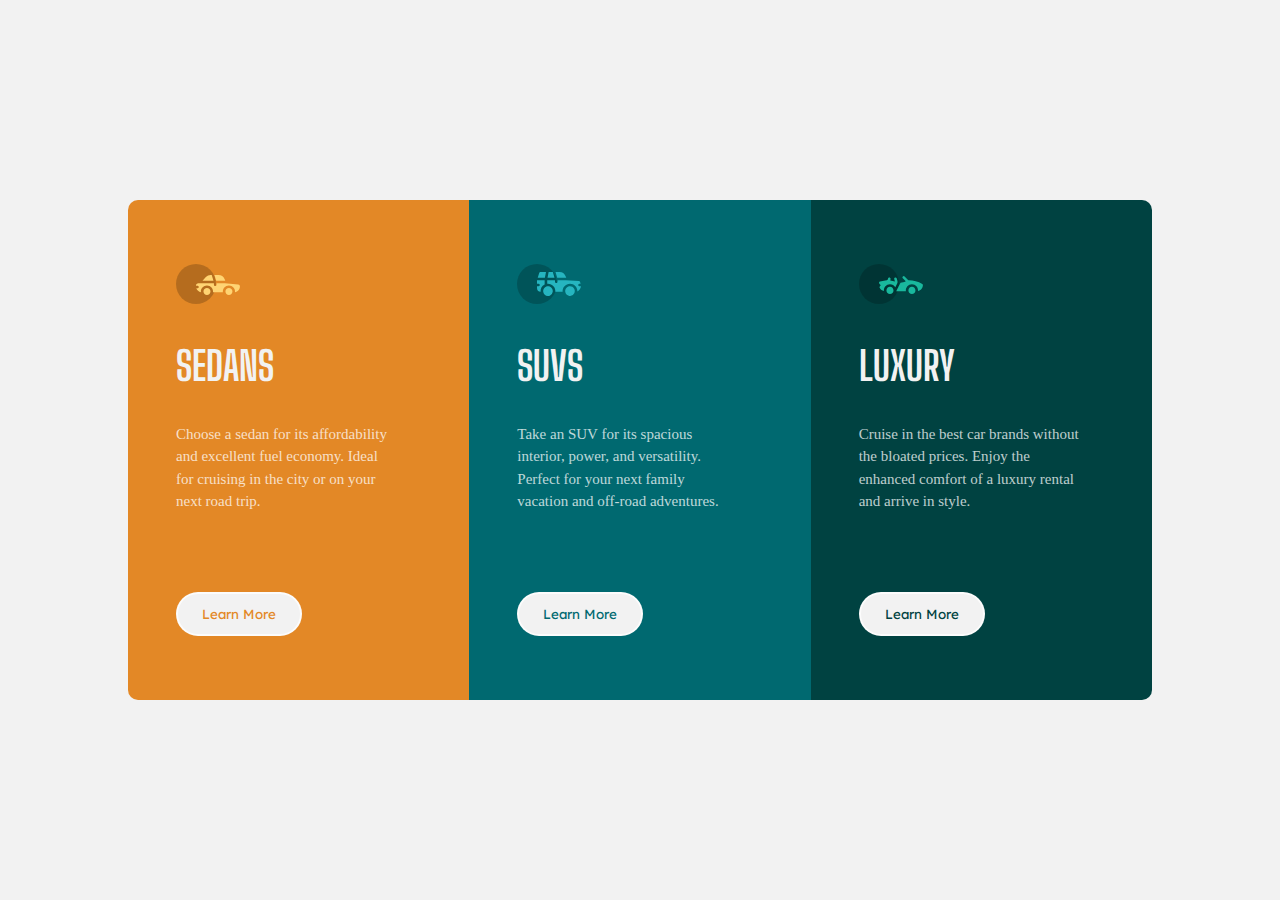
<file: 3-column-preview-card-component-main/index.html>
<!DOCTYPE html>
<html lang="en">
  <head>
    <meta charset="UTF-8" />
    <meta name="viewport" content="width=device-width, initial-scale=1.0" />
    <link
      rel="icon"
      type="image/png"
      sizes="32x32"
      href="./images/favicon-32x32.png"
    />
    <link rel="stylesheet" href="style.css" />
    <title>Frontend Mentor | 3-column preview card component</title>
  </head>
  <body>
    <main>
      <section class="cards">
        
          <div class="card-1">
            <img src="images/icon-sedans.svg" alt="sedans icon" />
            <h2>Sedans</h2>
            <p>
              Choose a sedan for its affordability and excellent fuel economy.
              Ideal for cruising in the city or on your next road trip.
            </p>
            <button>Learn More</button>
          </div>

          <div class="card-2">
            <img src="images/icon-suvs.svg" alt="suvs icon" />
            <h2>SUVs</h2>
            <p>
              Take an SUV for its spacious interior, power, and versatility.
              Perfect for your next family vacation and off-road adventures.
            </p>
            <button>Learn More</button>
          </div>

          <div class="card-3">
            <img src="images/icon-luxury.svg" alt="luxury icon" />
            <h2>Luxury</h2>
            <p>
              Cruise in the best car brands without the bloated prices. Enjoy
              the enhanced comfort of a luxury rental and arrive in style.
            </p>
            <button>Learn More</button>
          </div>
        
      </section>
    </main>
  </body>
</html>
</file>
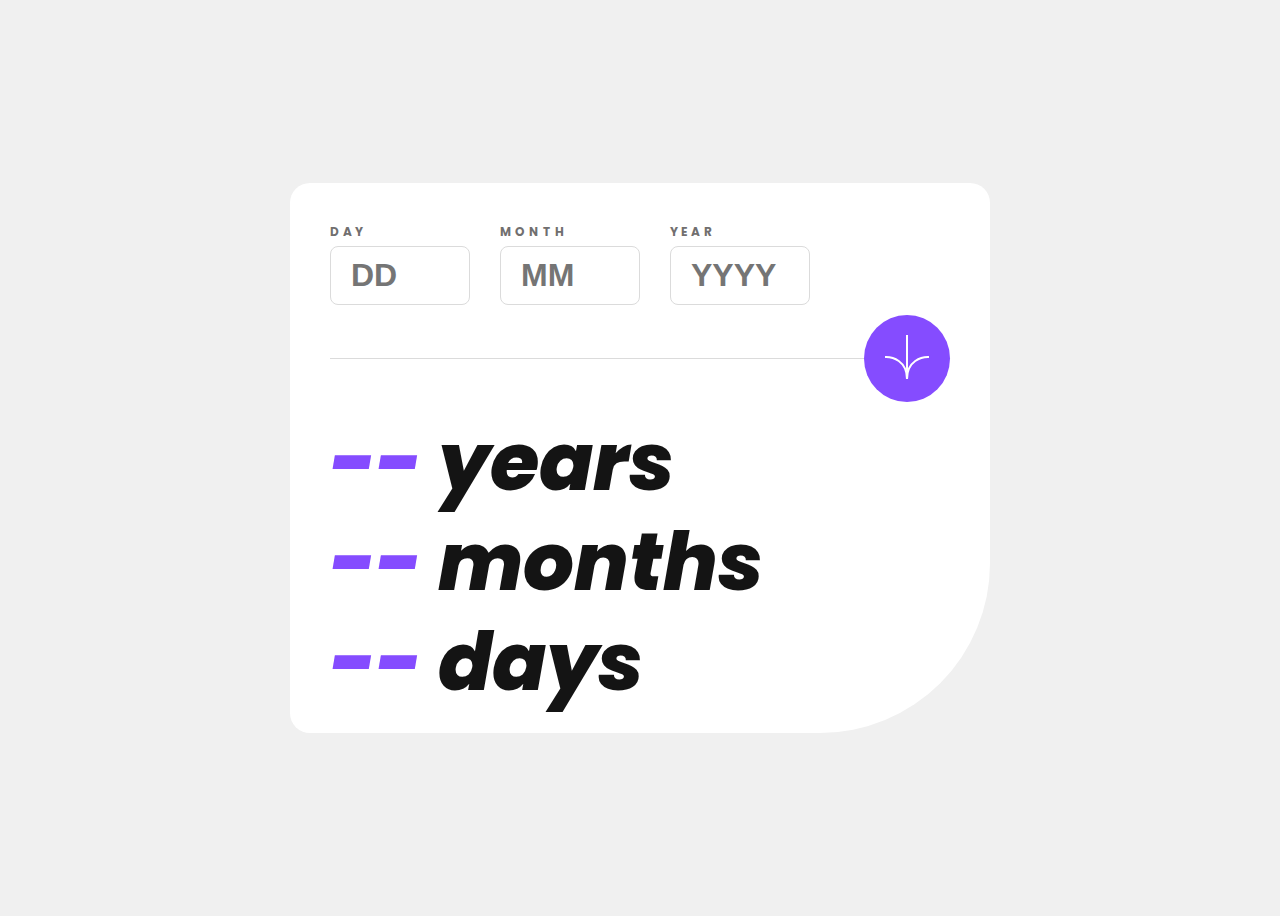
<file: age-calculator-app-main/index.html>
<!DOCTYPE html>
<html lang="en">
  <head>
    <meta charset="UTF-8" />
    <meta name="viewport" content="width=device-width, initial-scale=1.0" />
    <!-- displays site properly based on user's device -->

    <link rel="stylesheet" href="style.css" />
    <link
      rel="icon"
      type="image/png"
      sizes="32x32"
      href="./assets/images/favicon-32x32.png"
    />

    <title>Frontend Mentor | Age calculator app</title>
  </head>
  <body>
    <main>
      <div class="main-content">
        <div class="box-inputs">
          <div class="single-input">
            <label>Day</label>
            <input type="number" placeholder="DD" id="day" />
            <div class="error"></div>
          </div>
          <div class="single-input">
            <label>Month</label>
            <input type="number" placeholder="MM" id="month" />
            <div class="error"></div>
          </div>
          <div class="single-input">
            <label>Year</label>
            <input type="number" placeholder="YYYY" id="year" />
            <div class="error"></div>
          </div>
        </div>
        <div class="button-content">
          <div class="line"></div>
          <button id="submit" aria-label = "submit button">
            <img src="assets/images/icon-arrow.svg" alt = "arrow-icon"/>
          </button>
          <div class="line-sec"></div>
        </div>
        <div class="result-view"><span>--</span> years</div>
        <div class="result-view"><span>--</span> months</div>
        <div class="result-view"><span>--</span> days</div>
      </div>
    </main>

    <script src="app.js"></script>
  </body>
</html>
</file>
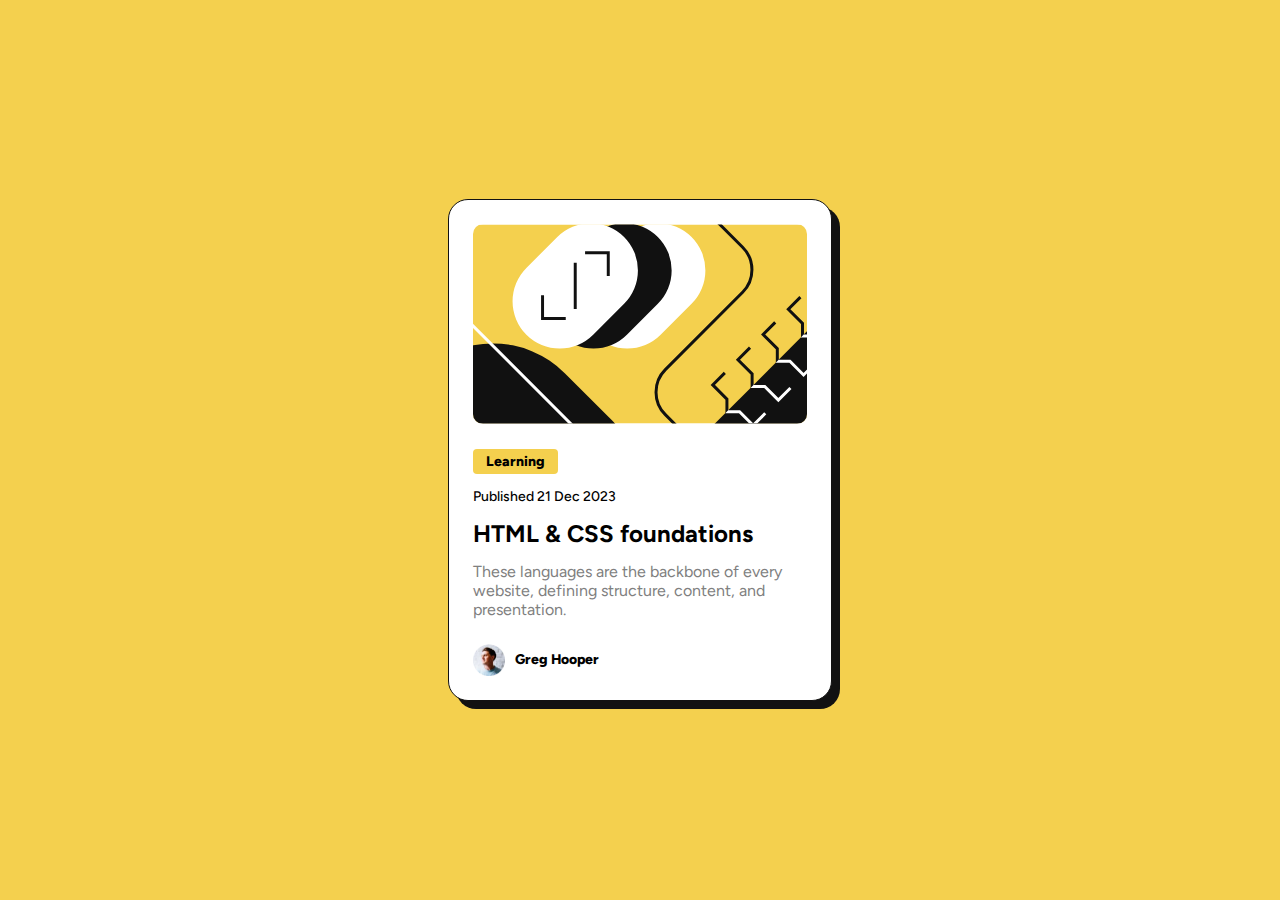
<file: blog-preview-card-main/index.html>
<!DOCTYPE html>
<html lang="en">
<head>
  <meta charset="UTF-8">
  <meta name="viewport" content="width=device-width, initial-scale=1.0"> <!-- displays site properly based on user's device -->
  <link rel="stylesheet" href="style.css">
  <link rel="icon" type="image/png" sizes="32x32" href="./assets/images/favicon-32x32.png">
  <link href="https://fonts.googleapis.com/css2?family=Figtree:ital,wght@0,300..900;1,300..900&display=swap" rel="stylesheet">

  <title>Frontend Mentor | Blog preview card</title>


</head>
<body>
<main>
  <section class="card-container">
  <img class="card-img" src="assets/images/illustration-article.svg" alt="The shape">
  <div class="card-content">
    <h5 class="category">
      Learning
    </h5>
    <h5 class="date">
      Published 21 Dec 2023
    </h5>
    <h2>
      HTML & CSS foundations
    </h2>
    <p>
      These languages are the backbone of every website, defining structure, content, and presentation.
    </p>
  </div>

  <div class="card-author">
    <img class="author-img" src="assets/images/image-avatar.webp" alt="Avatar Author">
    <h5 class="author">
      Greg Hooper
    </h5>
  </div>
</section>
</main>
</body>
</html>
</file>
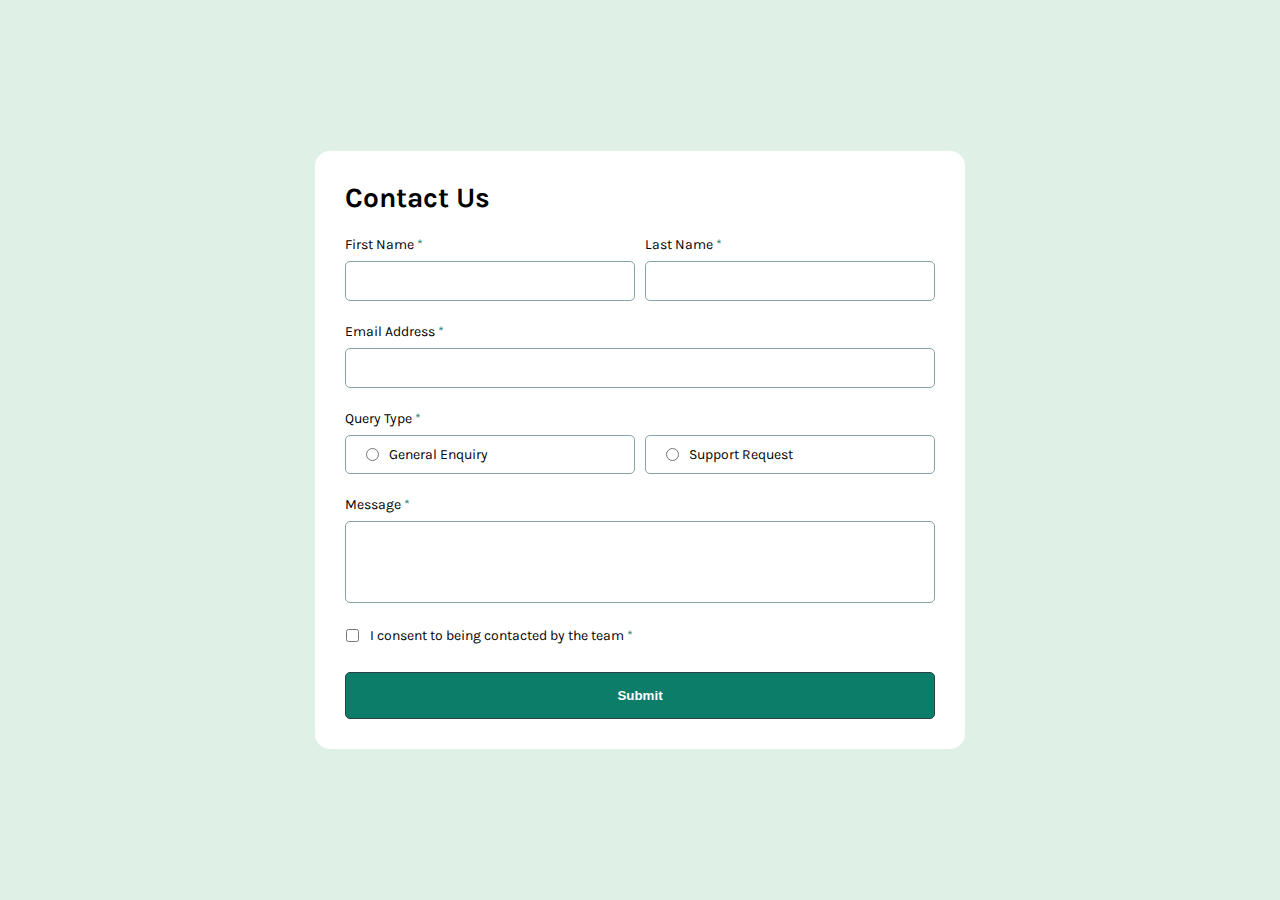
<file: contact-form-main/index.html>
<!DOCTYPE html>
<html lang="en">
  <head>
    <meta charset="UTF-8" />
    <meta name="viewport" content="width=device-width, initial-scale=1.0" />
    <!-- displays site properly based on user's device -->

    <link
      rel="icon"
      type="image/png"
      sizes="32x32"
      href="./assets/images/favicon-32x32.png"
    />
    <link rel="stylesheet" href="style.css" />
    <title>Frontend Mentor | Contact form</title>
  </head>
  <body>
    <div class="toast hidden">
      <div>
        <img src="./assets/images/icon-success-check.svg" alt="toast check" />
        <span>Message Sent!</span>
      </div>
      <p>Thanks for completing the form. We'll be in touch soon!</p>
    </div>
    <div class="form-container">
      <h1>Contact Us</h1>
      <form class="form">
        <div class="name-inputs">
          <div class="form-group">
            <label for="">First Name <span class="star">*</span></label>
            <input type="text" id="first-name" aria-required="true" />
            <span class="error hidden">This field is required</span>
          </div>
          <div class="form-group">
            <label for="">Last Name <span class="star">*</span></label>
            <input type="text" id="last-name" aria-required="true" />
            <span class="error hidden">This field is required</span>
          </div>
        </div>
        <div class="form-group">
          <label for="">Email Address <span class="star">*</span></label>
          <input type="email" id="email" aria-required="true" />
          <span class="error valid hidden">Please enter a valid email address</span>
          <span class="error empty hidden">This field is required</span>
        </div>
        <div class="form-group radio">
          <label for="query">Query Type <span class="star">*</span></label>
          <div id="query">
            <div class="query-type">
              <input type="radio" id="option1" name="query-type" aria-required="true" />
              <label for="option1">General Enquiry</label>
            </div>
            <div class="query-type">
              <input type="radio" id="option2" name="query-type" aria-required="true" />
              <label for="option2">Support Request</label>
            </div>
          </div>
          <span class="error hidden">Please select a query type</span>
        </div>
        <div class="form-group">
          <label for="message">Message <span class="star">*</span></label>
          <textarea id="message" rows="4" aria-required="true"></textarea>
          <span class="error hidden">This field is required</span>
        </div>
        <div class="form-group checkbox">
          <div>
            <input type="checkbox" id="consent" aria-required="true" />
            <label for="consent">I consent to being contacted by the team <span class="star">*</span></label>
          </div>
          <span class="error hidden">To submit this form, please consent to being contacted</span>
        </div>
        <button type="submit">Submit</button>
      </form>
    </div>
    <script src="app.js"></script>
  </body>
</html>
</file>
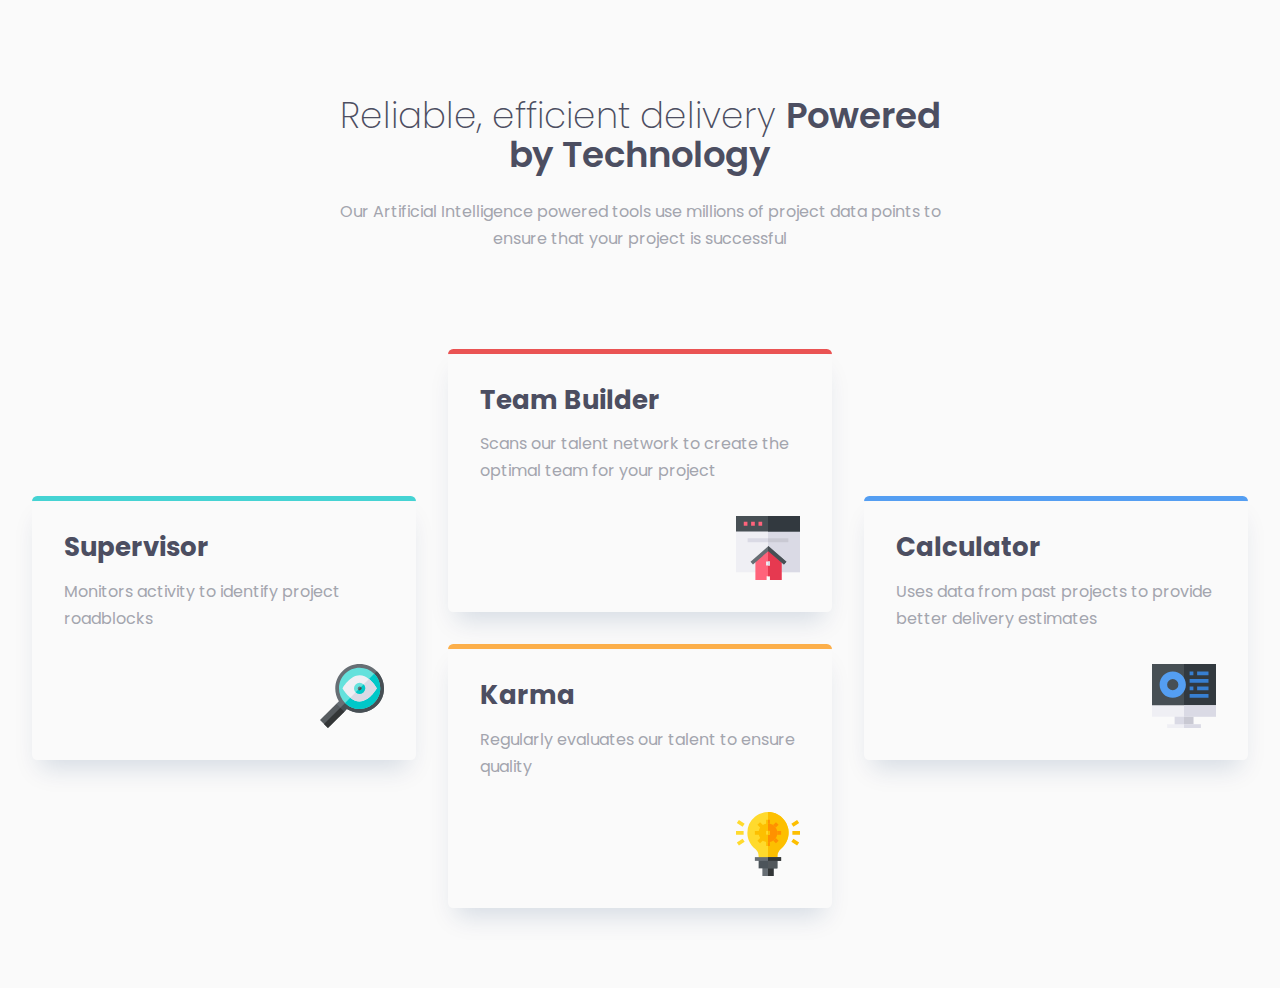
<file: four-card-feature-section-master/index.html>
<!DOCTYPE html>
<html lang="en">
  <head>
    <meta charset="UTF-8" />
    <meta name="viewport" content="width=device-width, initial-scale=1.0" />
    <!-- displays site properly based on user's device -->

    <link
      rel="icon"
      type="image/png"
      sizes="32x32"
      href="./images/favicon-32x32.png"
    />
    <link rel="stylesheet" href="style.css" />

    <title>Frontend Mentor | Four card feature section</title>
  </head>
  <body>
    <header>
      <div class="wrapper wrapper--narrow">
        <h1>Reliable, efficient delivery <span>Powered by Technology</span></h1>
        <p>
          Our Artificial Intelligence powered tools use millions of project data
          points to ensure that your project is successful
        </p>
      </div>
    </header>

    <main>
      <div class="wrapper">
        <div class="layout-grid">
          <div class="col">
            <div class="card border-cyan">
              <h2 class="card__title">Supervisor</h2>
              <p>Monitors activity to identify project roadblocks</p>
              <img class ="card__img" src="images/icon-supervisor.svg" alt="" />
            </div>
          </div>
          <div class="col">
            <div class="card border-red">
              <h2 class="card__title">Team Builder</h2>
              <p>
                Scans our talent network to create the optimal team for your
                project
              </p>
              <img class ="card__img" src="images/icon-team-builder.svg" alt="" />
            </div>
            <div class="card border-orange">
              <h2 class="card__title">Karma</h2>
              <p>Regularly evaluates our talent to ensure quality</p>
              <img class ="card__img" src="images/icon-karma.svg" alt="" />
            </div>
          </div>
          <div class="col">
            <div class="card border-blue">
              <h2 class="card__title">Calculator</h2>
              <p>
                Uses data from past projects to provide better delivery
                estimates
              </p>
              <img class ="card__img" src="images/icon-calculator.svg" alt="" />
            </div>
          </div>
        </div>
      </div>
    </main>
  </body>
</html>
</file>
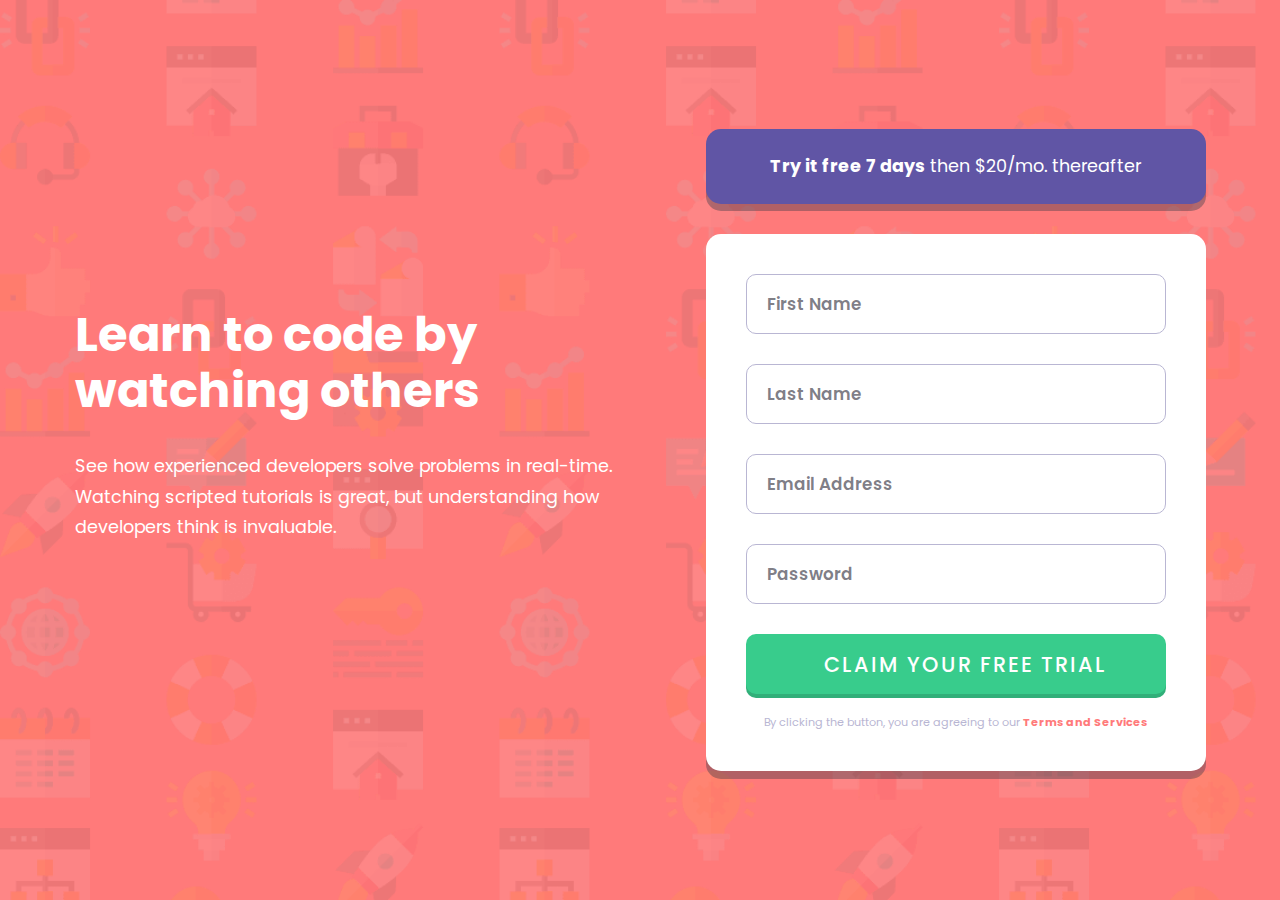
<file: intro-component-with-signup-form-master/index.html>
<!DOCTYPE html>
<html lang="en">
  <head>
    <meta charset="UTF-8" />
    <meta name="viewport" content="width=device-width, initial-scale=1.0" />

    <link
      rel="icon"
      type="image/png"
      sizes="32x32"
      href="./images/favicon-32x32.png"
    />
    <link rel="stylesheet" href="style.css" />

    <title>Frontend Mentor | Intro component with sign up form</title>
  </head>
  <body>
    <section id="intro">
      <div class="container">
        <div class="left-col">
          <h1>Learn to code by watching others</h1>
          <p>See how experienced developers solve problems in real-time. Watching scripted tutorials is great, 
            but understanding how developers think is invaluable.</p>
        </div>
        <div class="right-col">
          <div class="top-card">
            <p><span>Try it free 7 days</span> then $20/mo. thereafter</p>
          </div>
          <div class="form-container">
            <form action="#">
              <div class="field-group">
                <label for="first-name">First Name</label>
                <input name='first-name' id="first-name" type="text" placeholder="First Name">
                <img src="./images/icon-error.svg" class="error-icon" alt="">
                <p class="error-text">First Name cannot be empty</p>              
              </div>
              <div class="field-group">
                <label for="last-name">Last Name</label>
                <input name='last-name' id="last-name" type="text" placeholder="Last Name">
                <img src="./images/icon-error.svg" class="error-icon" alt="">
                <p class="error-text">Last Name cannot be empty</p>              
              </div>
              <div class="field-group">
                <label for="Email">Email Address</label>
                <input name='Email' id="Email" value="" type="email" placeholder="Email Address">
                <img src="./images/icon-error.svg" class="error-icon" alt="">
                <p class="error-text">Looks like this is not email</p>              
              </div>
              <div class="field-group">
                <label for="password">Password</label>
                <input name='password' id="password" value="" type="password" placeholder="Password">
                <img src="./images/icon-error.svg" class="error-icon" alt="">
                <p class="error-text">Password cannot be empty</p>              
              </div>
              <button type="submit">Claim your free trial </button>
              <p class="form-footer">By clicking the button, you are agreeing to our <span>Terms and Services</span></p>
            </form>
          </div>
        </div>
      </div>
    </section>
    <script src="app.js"></script>
  </body>
</html>
</file>
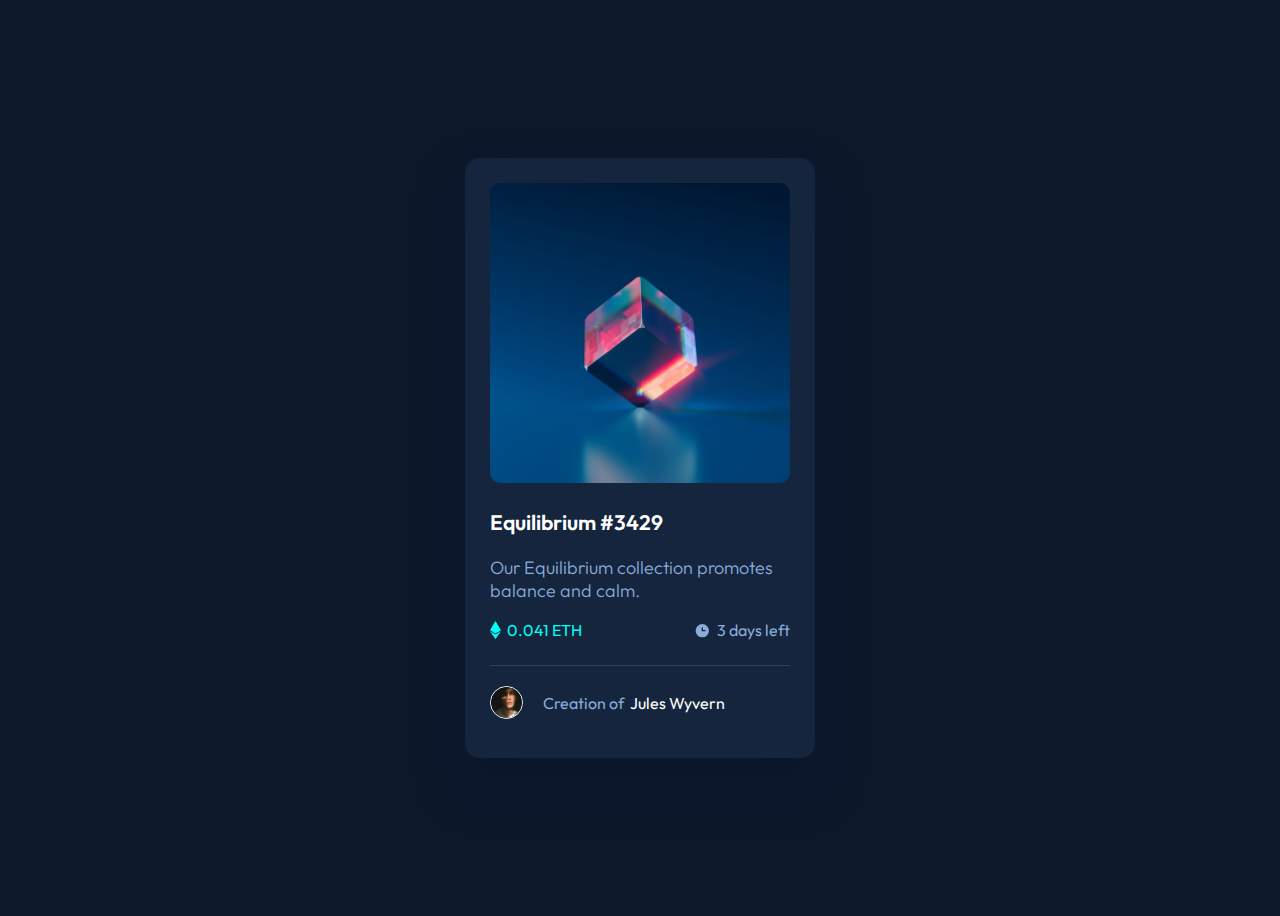
<file: nft-preview-card-component-main/index.html>
<!DOCTYPE html>
<html lang="en">
  <head>
    <meta charset="UTF-8" />
    <meta name="viewport" content="width=device-width, initial-scale=1.0" />
    <link
      rel="icon"
      type="image/png"
      sizes="32x32"
      href="./images/favicon-32x32.png"
    />
    <link rel="stylesheet" href="style.css" />
    <title>Frontend Mentor | NFT preview card component</title>
  </head>
  <body>  
   <main>
    <div class="main-card">
      <div class="main-content">
        <div class="top-image">
          <img src="images/image-equilibrium.jpg" alt="">
          <div class="image-overlay">
            <img src="images/icon-view.svg" alt="">
          </div>
        </div>
        <div class="bottom-content">
          <h3><a href="">Equilibrium #3429</a></h3>
          <p>Our Equilibrium collection promotes balance and calm.</p>
          <div class="box">
            <span>
              <img src="images/icon-ethereum.svg" alt="">
              0.041 ETH
            </span>
            <span>
              <img src="images/icon-clock.svg" alt="">
              3 days left
            </span>
          </div>
          <div class="line"></div>
          <div class="creator">
            <img src="images/image-avatar.png" alt="">
            <span>Creation of &nbsp<a href="">Jules Wyvern</a></span>
          </div>
        </div>
      </div>
    </div>
   </main> 
  </body>
</html>
</file>
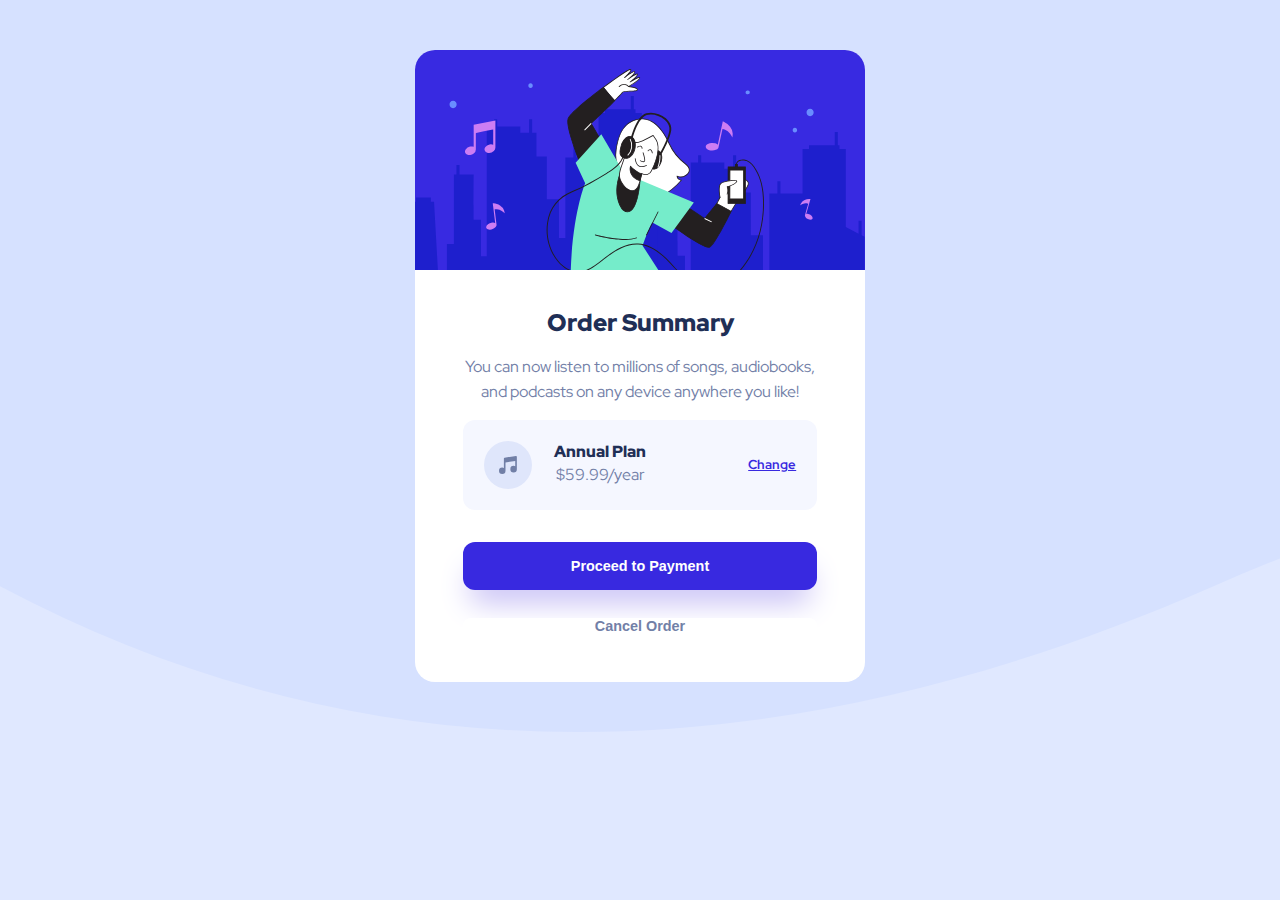
<file: order-summary-component-main/index.html>
<!DOCTYPE html>
<html lang="en">
<head>
  <meta charset="UTF-8">
  <meta name="viewport" content="width=device-width, initial-scale=1.0"> <!-- displays site properly based on user's device -->

  <link rel="icon" type="image/png" sizes="32x32" href="./images/favicon-32x32.png">
  <link rel="stylesheet" href="style.css">
  <title>Frontend Mentor | Order summary card</title>


</head>
<body>
  <div class="card">
    <img class="hero-image" src="images/illustration-hero.svg">
    <div class="container">
      <h2 class="title">Order Summary</h2>
      <p class="order-description">You can now listen to millions of songs, audiobooks, and podcasts on any
        device anywhere you like!</p>
      <div class="plan-container">
        <img src="images/icon-music.svg" alt="">
        <div class="plan-description">
          <strong>Annual Plan</strong>
          <p>$59.99/year</p>
        </div>
        <a href="#">Change</a>
      </div>
      <button class="proceed-button">Proceed to Payment</button>
      <button class="cancel-button">Cancel Order</button>
    </div>
  </div>
</body>
</html>
</file>
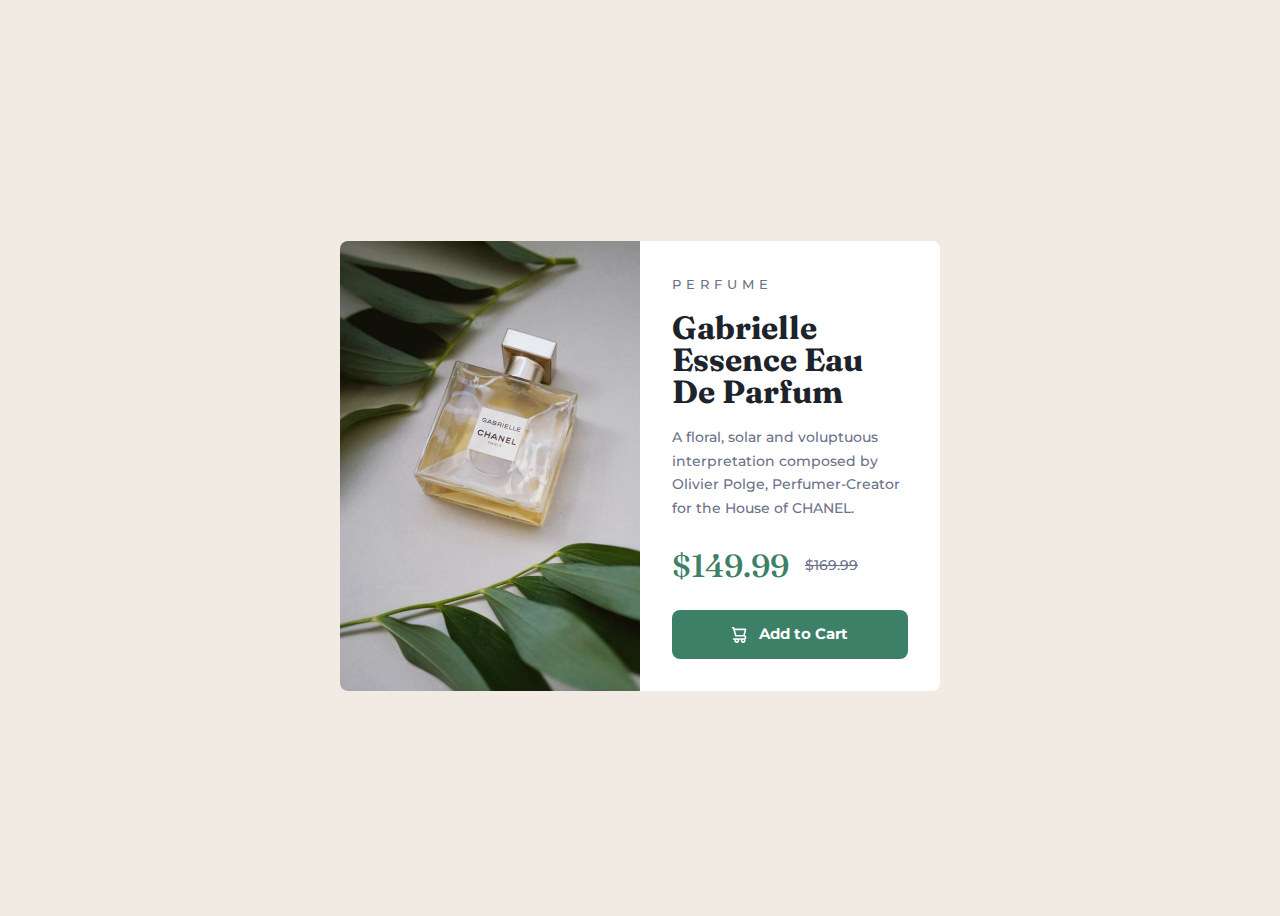
<file: product-preview-card-component-main/index.html>
<!DOCTYPE html>
<html lang="en">
<head>
  <meta charset="UTF-8">
  <meta name="viewport" content="width=device-width, initial-scale=1.0"> <!-- displays site properly based on user's device -->

  <link rel="icon" type="image/png" sizes="32x32" href="./images/favicon-32x32.png">
  <link rel="stylesheet" href="style.css">
  <link
  href="https://fonts.googleapis.com/css2?family=Fraunces:opsz,wght@9..144,700&family=Montserrat:wght@500;600&display=swap"
  rel="stylesheet">
  
  <title>Frontend Mentor | Product preview card component</title>

  <!-- Feel free to remove these styles or customise in your own stylesheet 👍 -->
  <style>
    .attribution { font-size: 11px; text-align: center; }
    .attribution a { color: hsl(228, 45%, 44%); }
  </style>
</head>
<body>

  <main>
    <article class="product">
      <picture class="product__img">
        <source srcset="images/image-product-desktop.jpg" media="(min-width: 600px)">
        <img src="images/image-product-mobile.jpg"
          alt="Gabrielle Essense perfume bottle laying flat on a table with green leaves above and below it">
      </picture>

      <div class="product__content">
        <p class="product__category">Perfume</p>

        <h1 class="product__title">Gabrielle Essence Eau De Parfum</h1>

        <p>A floral, solar and voluptuous interpretation composed by Olivier Polge,
          Perfumer-Creator for the House of CHANEL.</p>

        <div class="flex-group">
          <p class="product__price">
            $149.99
          </p>
          <p class="product__original-price">
            <s>$169.99</s>
          </p>
        </div>

        <button class="button" data-icon="shopping-cart">Add to Cart</button>
      </div>

    </article>
  </main>

</body>
</html>
</file>
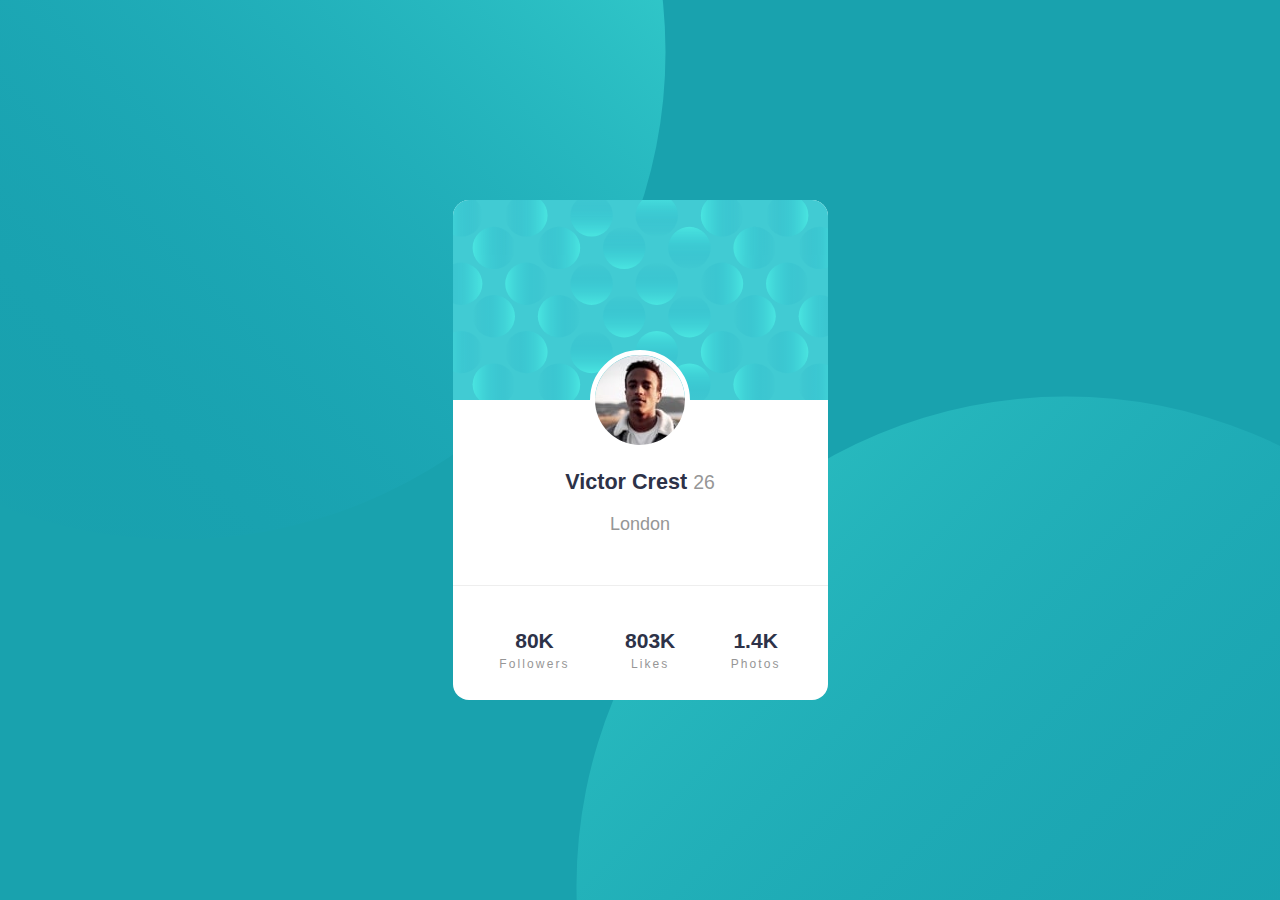
<file: profile-card-component-main/index.html>
<!DOCTYPE html>
<html lang="en">
  <head>
    <meta charset="UTF-8" />
    <meta name="viewport" content="width=device-width, initial-scale=1.0" />
    <!-- displays site properly based on user's device -->
    <link
      rel="icon"
      type="image/png"
      sizes="32x32"
      href="./images/favicon-32x32.png"
    />
    <link rel="stylesheet" href="style.css" />
    <title>Frontend Mentor | Profile card component</title>
  </head>
  <body>
    <main class="card-main">
      <div class="header"></div>
      <div class="profile-picture">
        <img src="images/image-victor.jpg" alt="profile-picture">
      </div>
      <div class="user-info">
        <h2>Victor Crest <span>26</span></h2>
        <p>London</p>
      </div>
      <div class="stats">
        <div>
          <h3>80K</h3>
          <p>Followers</p>
        </div>
        <div>
          <h3>803K</h3>
          <p>Likes</p>
        </div>
        <div>
          <h3>1.4K</h3>
          <p>Photos</p>
        </div>
      </div>
    </main>
  </body>
</html>
</file>
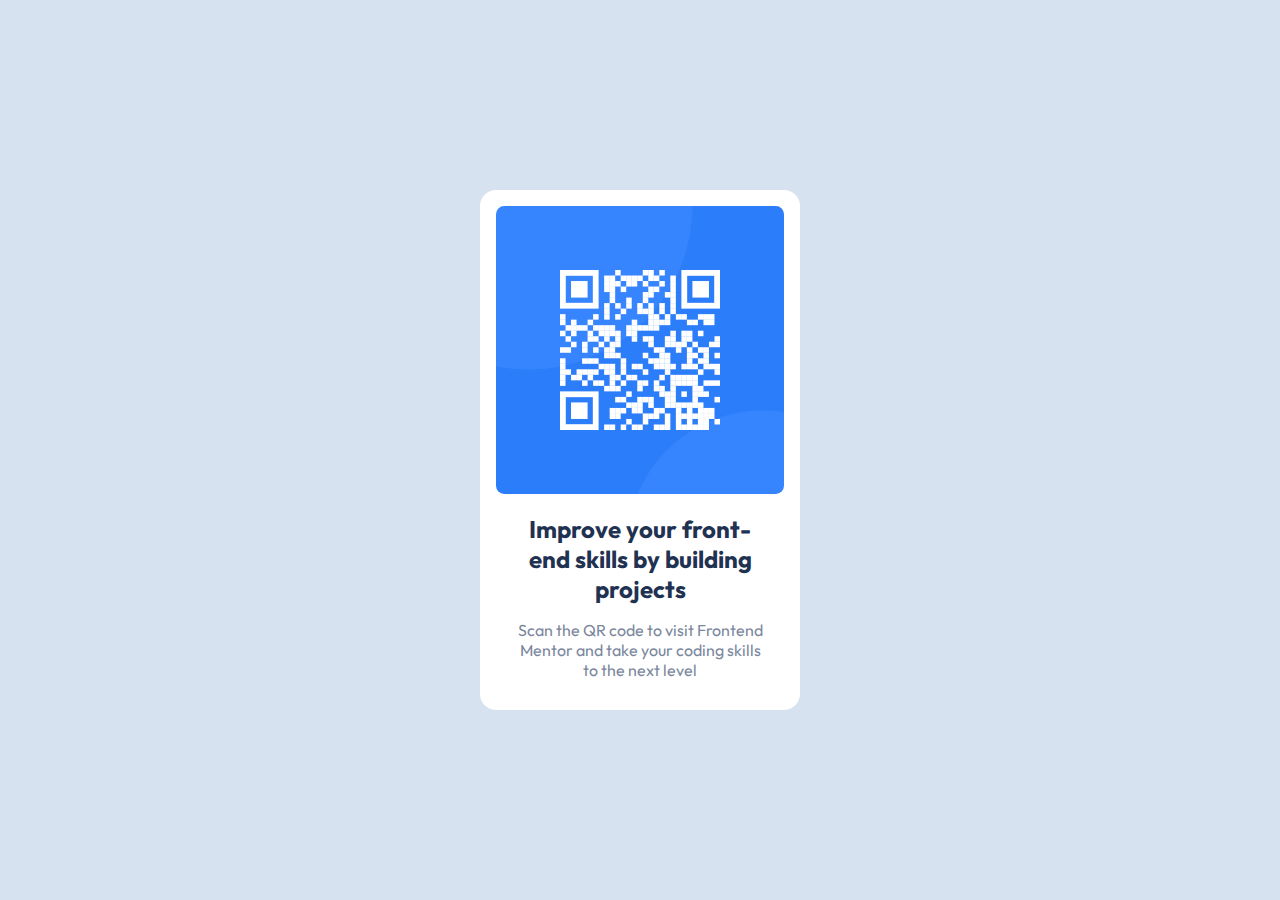
<file: qr-code-component-main/index.html>
<!DOCTYPE html>
<html lang="en">
<head>
  <meta charset="UTF-8">
  <meta name="viewport" content="width=device-width, initial-scale=1.0"> <!-- displays site properly based on user's device -->

  <link rel="icon" type="image/png" sizes="32x32" href="./images/favicon-32x32.png">
  <link rel="stylesheet" href="style.css">
  <title>Frontend Mentor | QR code component</title>

</head>
<body>
  <main>
  <div class="qr-container">
    <div class="qr-code-img">
      <img src="./images/image-qr-code.png" alt="frontend mentor qr code">
    </div>
    <h2>Improve your front-end skills by building projects</h2>
    <p>Scan the QR code to visit Frontend Mentor and take your coding skills to the next level</p>
  </div>
  </main>
</body>
</html>
</file>
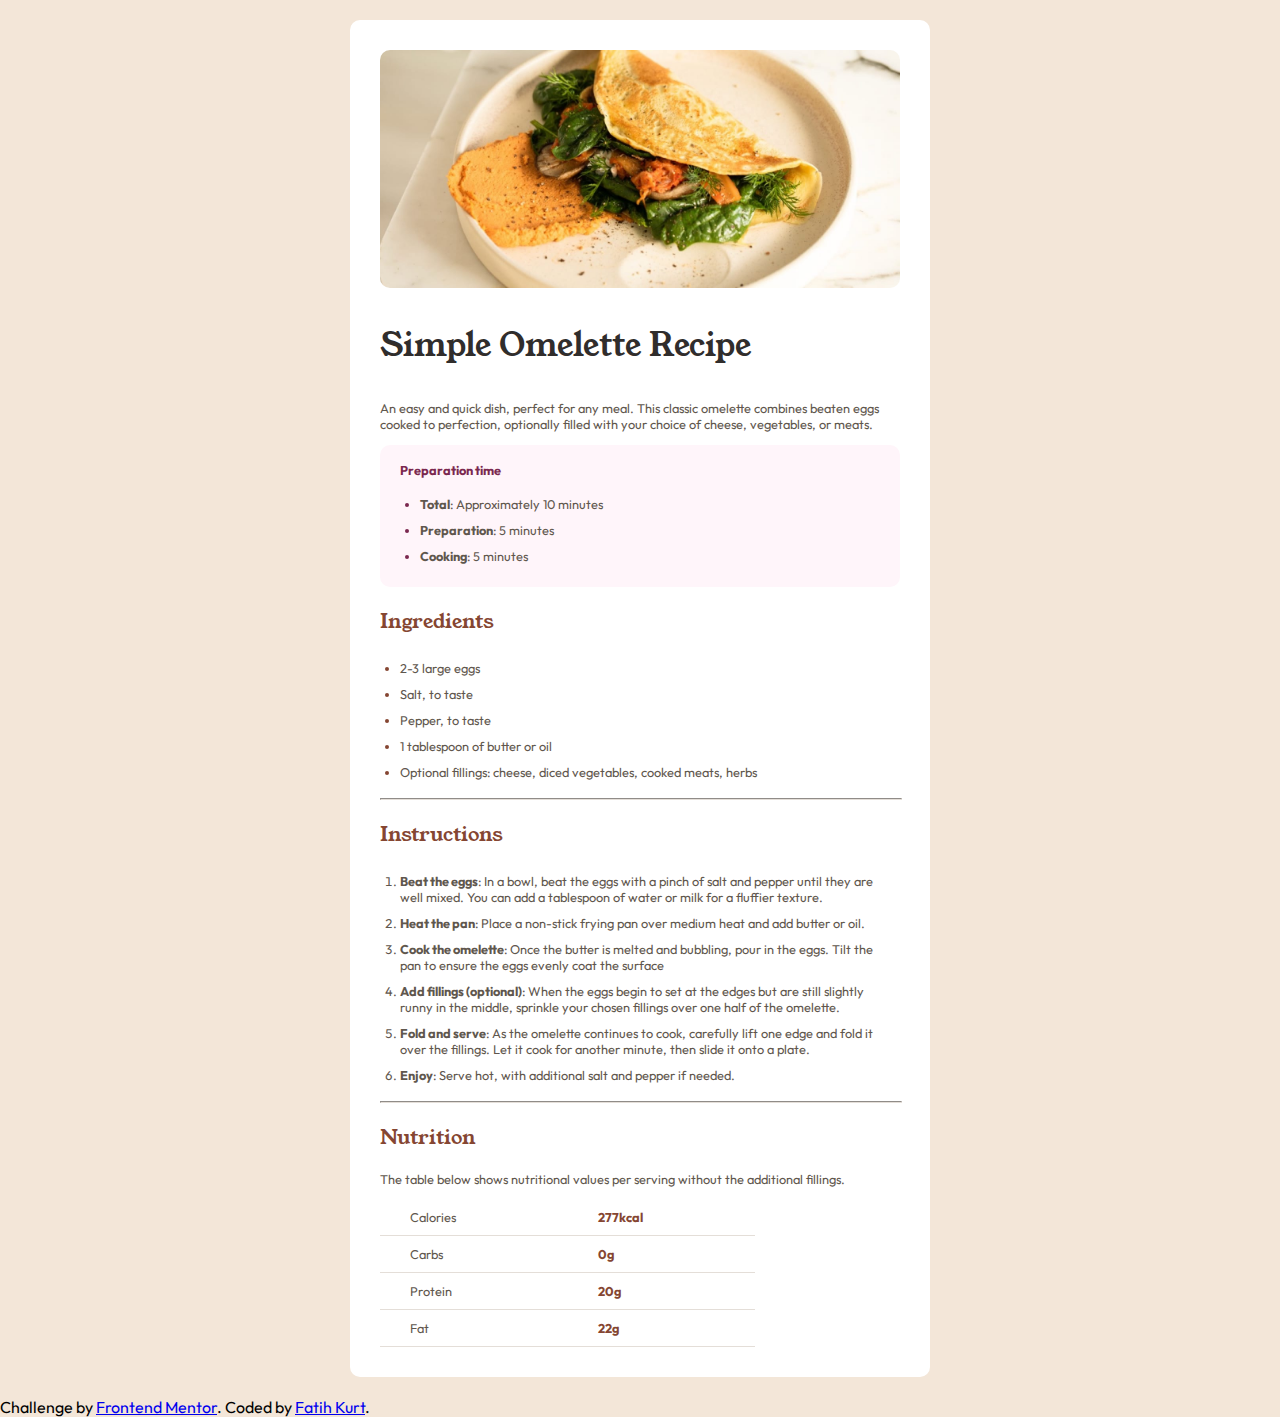
<file: recipe-page-main/index.html>
<!DOCTYPE html>
<html lang="en">
<head>
  <meta charset="UTF-8">
  <meta name="viewport" content="width=device-width, initial-scale=1.0"> <!-- displays site properly based on user's device -->
  <link rel="stylesheet" href="style.css">
  <link rel="icon" type="image/png" sizes="32x32" href="./assets/images/favicon-32x32.png">
  
  <title>Frontend Mentor | Recipe page</title>
</head>
<body>
  <div class="container">
    <img src="assets/images/image-omelette.jpeg" alt="">
    <div class="ingredients">
      <p id="main-heading">Simple Omelette Recipe</p>
      <p id="content">An easy and quick dish, perfect for any meal. This classic omelette combines beaten eggs cooked to perfection, optionally filled with your choice of cheese, vegetables, or meats.</p>
      <div class="list1">
        <p id="preparation">Preparation time</p>
        <ul>
          <li><span id="thick-content">Total</span>: Approximately 10 minutes</li>
          <li><span id="thick-content">Preparation</span>: 5 minutes</li>
          <li><span id="thick-content">Cooking</span>: 5 minutes</li>
        </ul>
      </div>
      <p id="sub-heading">Ingredients</p>
      <ul class="list2">
          <li>2-3 large eggs</li>
          <li>Salt, to taste</li>
          <li>Pepper, to taste</li>
          <li>1 tablespoon of butter or oil</li>
          <li>Optional fillings: cheese, diced vegetables, cooked meats, herbs</li>
      </ul>
    </div>
    <hr>
    <div class="instructions">
      <p id="sub-heading">Instructions</p>
      <ol>
        <li><span id="thick-content">Beat the eggs</span>: In a bowl, beat the eggs with a pinch of salt and pepper until they are well mixed. You can add a tablespoon of water or milk for a fluffier texture.</li>
        <li><span id="thick-content">Heat the pan</span>: Place a non-stick frying pan over medium heat and add butter or oil.</li>
        <li><span id="thick-content">Cook the omelette</span>: Once the butter is melted and bubbling, pour in the eggs. Tilt the pan to ensure the eggs evenly coat the surface</li>
        <li><span id="thick-content">Add fillings (optional)</span>: When the eggs begin to set at the edges but are still slightly runny in the middle, sprinkle your chosen fillings over one half of the omelette.</li>
        <li><span id="thick-content">Fold and serve</span>: As the omelette continues to cook, carefully lift one edge and fold it over the fillings. Let it cook for another minute, then slide it onto a plate.</li>
        <li><span id="thick-content">Enjoy</span>: Serve hot, with additional salt and pepper if needed.</li>
      </ol>
      <hr>
    </div>
    <div class="nutrition">
      <p id="sub-heading">Nutrition</p>
      <p>The table below shows nutritional values per serving without the additional fillings.</p>
      <table>
        <tr>
          <td>Calories</td>
          <td id="thick-data">277kcal</td>
        </tr>

        <tr>
          <td>Carbs</td>
          <td id="thick-data">0g</td>
        </tr>

        <tr>
          <td>Protein</td>
          <td id="thick-data">20g</td>
        </tr>

        <tr>
          <td>Fat</td>
          <td id="thick-data">22g</td>
        </tr>
      </table>
    </div>
  </div>



  
  <div class="attribution">
    Challenge by <a href="https://www.frontendmentor.io?ref=challenge" target="_blank">Frontend Mentor</a>. 
    Coded by <a href="#">Fatih Kurt</a>.
  </div>
</body>
</html>
</file>
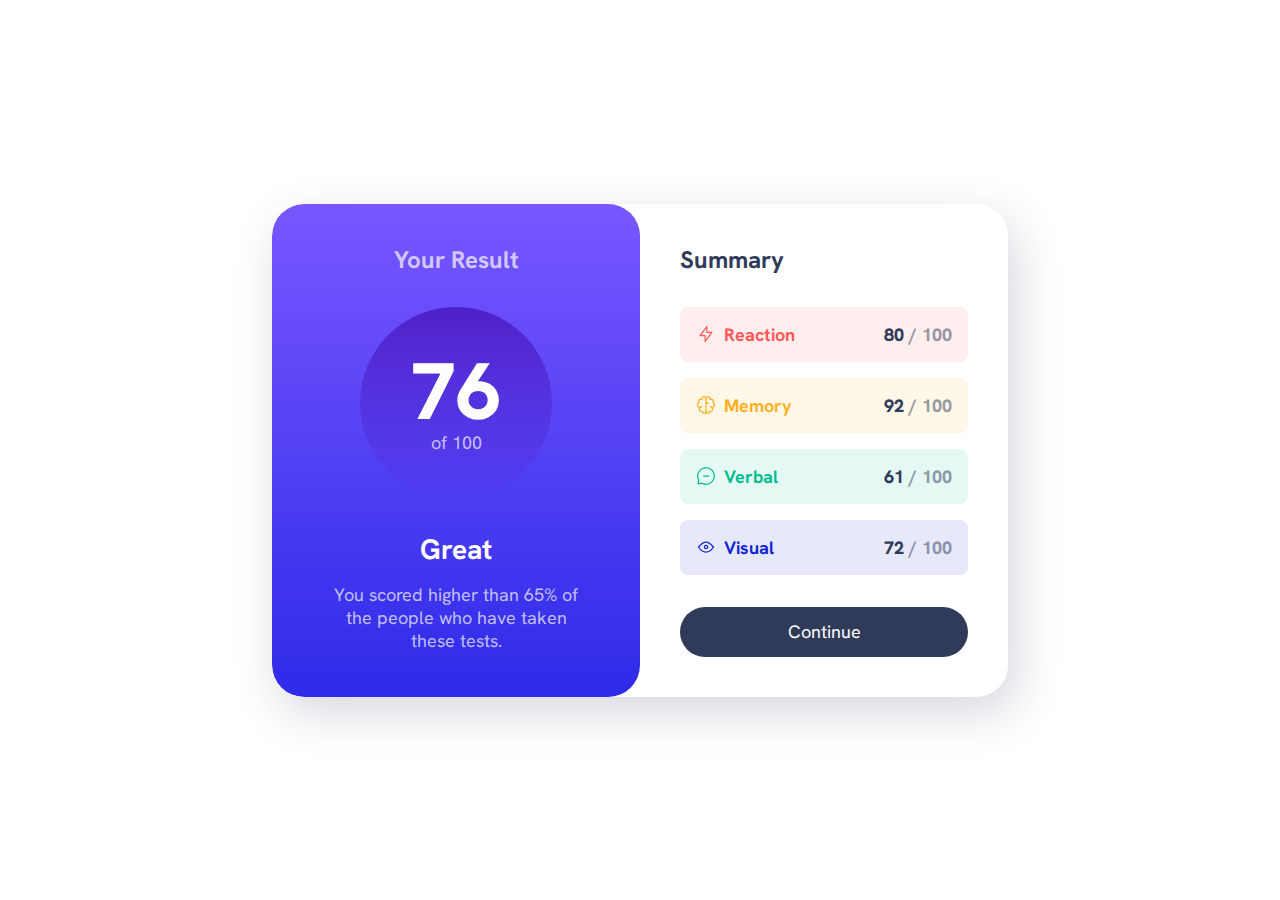
<file: results-summary-component-main/index.html>
<!DOCTYPE html>
<html lang="en">
<head>
  <meta charset="UTF-8">
  <meta name="viewport" content="width=device-width, initial-scale=1.0"> <!-- displays site properly based on user's device -->

  <link rel="icon" type="image/png" sizes="32x32" href="./assets/images/favicon-32x32.png">
  <link rel="stylesheet" href="style.css">
  <title>Frontend Mentor | Results summary component</title>


</head>
<body>
  <main>
    <div class="result-summary">
  <div class="results grid-flow"
     data-spacing="large">

  <h1 class="section-title">Your Result</h1>
  <p class="result-score"><span>76</span> of 100</p>

  <div class="grid-flow">
    <p class="result-rank">Great</p>
    <p>You scored higher than 65% of the people who have taken these tests.</p>
  </div>

</div>

<div class="summary grid-flow"
     data-spacing="large">

  <h2 class="section-title">Summary</h2>
  
  <div class="grid-flow">
    <div class="summary-item"
         data-item-type="accent-1">
      <div class="flex-group">
        <svg class="summary-icon" xmlns="http://www.w3.org/2000/svg" width="20" height="20" fill="none" viewBox="0 0 20 20"><path  stroke-linecap="round" stroke-linejoin="round" stroke-width="1.25" d="M10.833 8.333V2.5l-6.666 9.167h5V17.5l6.666-9.167h-5Z"/></svg>
        <h3 class="summary-item-title">Reaction</h3>
      </div>
      <p class="summary-score"><span>80</span> / 100</p>
    </div>
    <div class="summary-item"
         data-item-type="accent-2">
      <div class="flex-group">
        <svg class="summary-icon" xmlns="http://www.w3.org/2000/svg" width="20" height="20" fill="none" viewBox="0 0 20 20"><path  stroke-linecap="round" stroke-linejoin="round" stroke-width="1.25" d="M5.833 11.667a2.5 2.5 0 1 0 .834 4.858"/><path stroke-linecap="round" stroke-linejoin="round" stroke-width="1.25" d="M3.553 13.004a3.333 3.333 0 0 1-.728-5.53m.025-.067a2.083 2.083 0 0 1 2.983-2.824m.199.054A2.083 2.083 0 1 1 10 3.75v12.917a1.667 1.667 0 0 1-3.333 0M10 5.833a2.5 2.5 0 0 0 2.5 2.5m1.667 3.334a2.5 2.5 0 1 1-.834 4.858"/><path  stroke-linecap="round" stroke-linejoin="round" stroke-width="1.25" d="M16.447 13.004a3.334 3.334 0 0 0 .728-5.53m-.025-.067a2.083 2.083 0 0 0-2.983-2.824M10 3.75a2.085 2.085 0 0 1 2.538-2.033 2.084 2.084 0 0 1 1.43 2.92m-.635 12.03a1.667 1.667 0 0 1-3.333 0"/></svg>
        <h3 class="summary-item-title">Memory</h3>
      </div>
      <p class="summary-score"><span>92</span> / 100</p>
    </div>
    <div class="summary-item"
         data-item-type="accent-3">
      <div class="flex-group">
        <svg class="summary-icon" xmlns="http://www.w3.org/2000/svg" width="20" height="20" fill="none" viewBox="0 0 20 20"><path stroke-linecap="round" stroke-linejoin="round" stroke-width="1.25" d="M7.5 10h5M10 18.333A8.333 8.333 0 1 0 1.667 10c0 1.518.406 2.942 1.115 4.167l-.699 3.75 3.75-.699A8.295 8.295 0 0 0 10 18.333Z"/></svg>
        <h3 class="summary-item-title">Verbal</h3>
      </div>
      <p class="summary-score"><span>61</span> / 100</p>
    </div>
    <div class="summary-item"
         data-item-type="accent-4">
      <div class="flex-group">
        <svg class="summary-icon" xmlns="http://www.w3.org/2000/svg" width="20" height="20" fill="none" viewBox="0 0 20 20"><path  stroke-linecap="round" stroke-linejoin="round" stroke-width="1.25" d="M10 11.667a1.667 1.667 0 1 0 0-3.334 1.667 1.667 0 0 0 0 3.334Z"/><path  stroke-linecap="round" stroke-linejoin="round" stroke-width="1.25" d="M17.5 10c-1.574 2.492-4.402 5-7.5 5s-5.926-2.508-7.5-5C4.416 7.632 6.66 5 10 5s5.584 2.632 7.5 5Z"/></svg>
        <h3 class="summary-item-title">Visual</h3>
      </div>
      <p class="summary-score"><span>72</span> / 100</p>
    </div>
  </div>
  <button class="button">Continue</button>
  </div>
  </div>
</main>
</body>
</html>
</file>
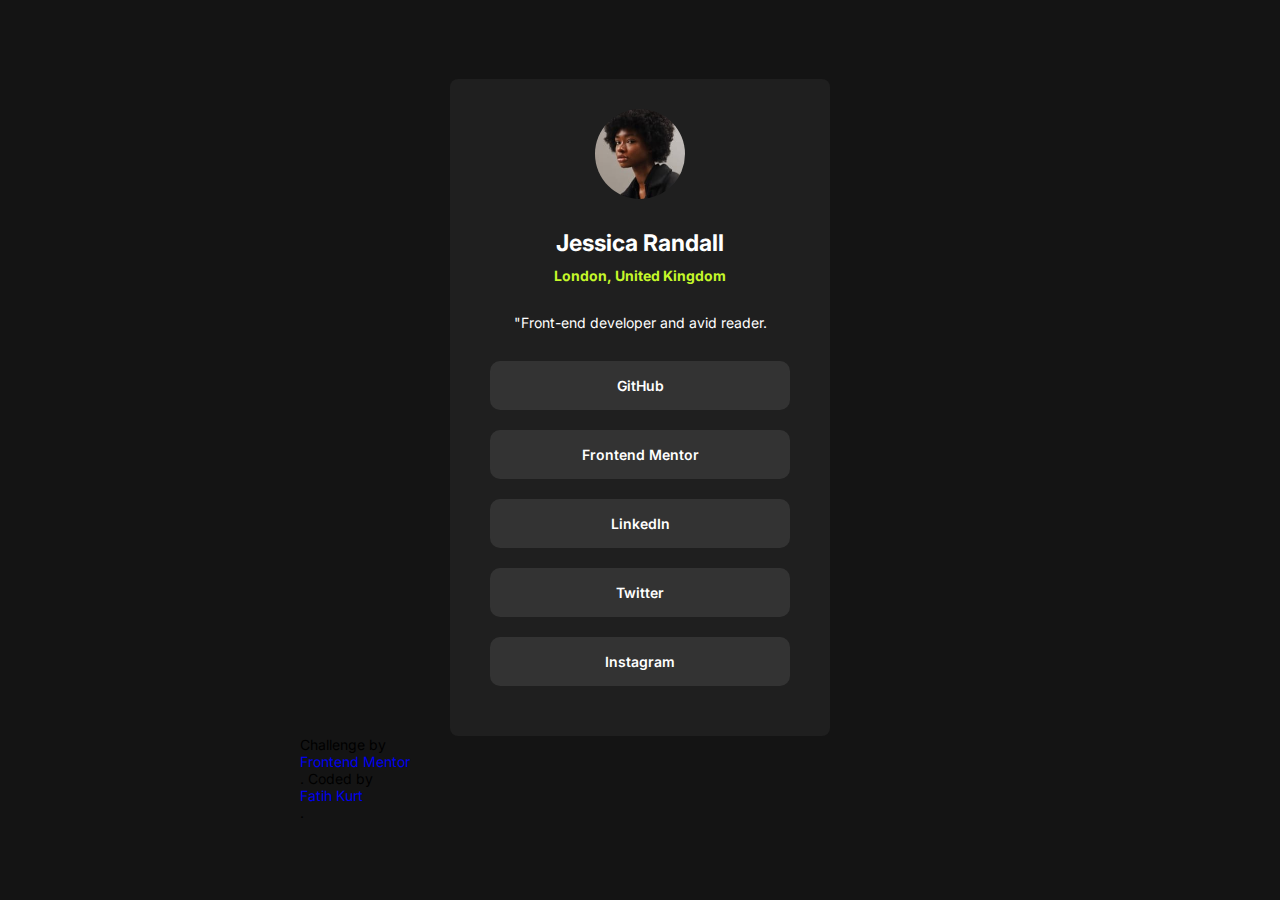
<file: social-links-profile-main/index.html>
<!DOCTYPE html>
<html lang="en">
<head>
  <meta charset="UTF-8">
  <meta name="viewport" content="width=device-width, initial-scale=1.0"> <!-- displays site properly based on user's device -->

  <link rel="icon" type="image/png" sizes="32x32" href="./assets/images/favicon-32x32.png">
  
  <title>Frontend Mentor | Social links profile</title>
  <link rel="stylesheet" href="style.css">

  <!-- Feel free to remove these styles or customise in your own stylesheet 👍 -->

</head>
<body>
<div class="container">
  <div class="profile">
    <div class="profile-header">
      <div class="profile-img">
        <img src="assets/images/avatar-jessica.jpeg">
      </div>
      <div class="profile-title">
        <h1>Jessica Randall</h1>
        <h2>London, United Kingdom</h2>
      </div>
      <p>"Front-end developer and avid reader.</p>
    </div>
    <ul class="social-media">
      <li><a href="#">GitHub</a></li>
      <li><a href="#">Frontend Mentor</a></li>
      <li><a href="#">LinkedIn</a></li>
      <li><a href="#">Twitter</a></li>
      <li><a href="#">Instagram</a></li>
    </ul>
  </div>
</div>


  
  <div class="attribution">
    Challenge by <a href="https://www.frontendmentor.io?ref=challenge" target="_blank">Frontend Mentor</a>. 
    Coded by <a href="#">Fatih Kurt</a>.
  </div>
</body>
</html>
</file>
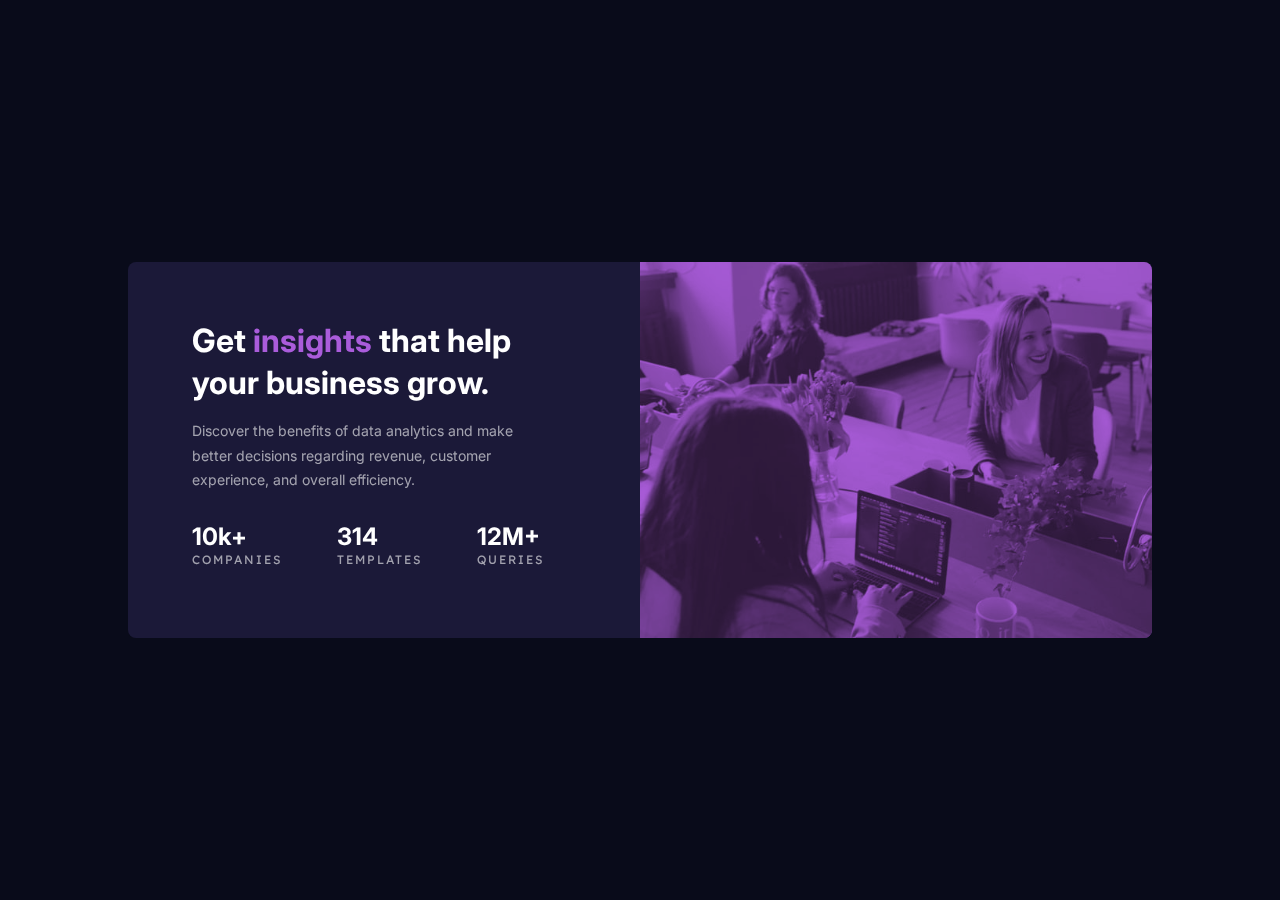
<file: stats-preview-card-component-main/index.html>
<!DOCTYPE html>
<html lang="en">
  <head>
    <meta charset="UTF-8" />
    <meta name="viewport" content="width=device-width, initial-scale=1.0" />

    <link
      rel="icon"
      type="image/png"
      sizes="32x32"
      href="./images/favicon-32x32.png"
    />
    <link rel="stylesheet" href="style.css" />
    <title>Frontend Mentor | Stats preview card component</title>
  </head>
  <body>
    <section class="card">
      <figure class="card__image-wrapper">
        <img
          src="./images/image-header-mobile.jpg"
          alt="Workers in Office"
          class="card__image"
        />
      </figure>
      <div class="card__text">
        <h2 class="card__title">
          Get <span>insights</span> that help your business grow.
        </h2>
        <p class="card__description">
          Discover the benefits of data analytics and make better decisions
          regarding revenue, customer experience, and overall efficiency.
        </p>
        <ul class="card__stats">
          <li class="card__stats-item">
            <p class="card__stats-item-number">10k+</p>
            <p class="card__stats-item-text">companies</p>
          </li>
          <li class="card__stats-item">
            <p class="card__stats-item-number">314</p>
            <p class="card__stats-item-text">templates</p>
          </li>
          <li class="card__stats-item">
            <p class="card__stats-item-number">12M+</p>
            <p class="card__stats-item-text">queries</p>
          </li>
        </ul>
      </div>
    </section>
  </body>
</html>
</file>
<file: age-calculator-app-main/style.css>
@import url('https://fonts.googleapis.com/css2?family=Poppins:ital,wght@0,700;1,400;1,800&display=swap');
*{
    box-sizing: border-box;
}
body{
    font-family: 'Poppins', sans-serif;
    font-weight: 700;
    background-color: hsl(0, 0%, 94%);
}
main{
    display: flex;
    justify-content: center;
    align-items: center;
    height: 100vh;
}
.main-content{
    width: 700px;
    height: 550px;
    background-color: white;
    border-radius: 20px;
    border-bottom-right-radius: 170px;
    padding: 40px;
}
.box-inputs{
    display: flex;
    flex-direction: row;
    width: 480px;
    justify-content: space-between;
    color: hsl(0, 1%, 44%);
    text-transform: uppercase;
}
.single-input{
    display: flex;
    flex-direction: column;
}
.single-input label{
    letter-spacing: 0.2rem;
    font-size: 12px;
    margin-bottom: 5px;
}
.single-input input{
    width: 140px;
    padding: 10px;
    padding-left: 20px;
    font-size: 32px;
    font-weight: 700;
    border-radius: 8px;
    border: 1px solid hsl(0, 0%, 86%);
    color: hsl(0, 0%, 8%);
}
.single-input input:focus{
    border: 1px solid hsl(259, 100%, 65%);
    outline: none;
}
input[type=number]::-webkit-inner-spin-button,
input[type=number]::-webkit-outer-spin-button {
    -webkit-appearance: none;
    margin: 0;
}
.error{
    font-size: 12px;
    font-style: italic;
    font-weight: 400;
    color: hsl(0, 100%, 67%);
    text-transform: none;
    margin-top: 10px;
}
.button-content{
    display: flex;
    flex-direction: row;
    align-items: center;
}
.line{
    width: 100%;
    border-bottom: 1px solid hsl(0, 0%, 86%);
}
button{
    padding: 20px;
    border: none;
    border-radius: 50%;
    background-color: hsl(259, 100%, 65%);
    cursor: pointer;
    transition: .3s ease;
}
button:hover{
    background-color: hsl(0, 0%, 8%);
}
.result-view{
    font-size: 80px;
    font-weight: 800;
    font-style: italic;
    margin-bottom: -20px;
    color: hsl(0, 0%, 8%);
}
span{
    color: hsl(259, 100%, 65%);
}
@media (max-width: 600px){
    .main-content{
        width: 350px;
        height: 430px;
        padding: 30px;
        border-bottom-right-radius: 100px;
    }
    .box-inputs{
        width: 100%;
    }
    .single-input input{
        width: 90px;
        font-size: 20px;
        padding: 15px;
    }
    .error{
        width: 90px;
    }
    .button-content{
        margin-top: 20px;
    }
    button img{
        width: 25px;
    }
    .line-sec{
        border: 1px solid hsl(0, 0%, 86%);
        width: 100%;
    }
    .result-view{
        font-size: 50px;
    }
}
</file>
<file: blog-preview-card-main/style.css>
*{
    padding: 0;
    margin: 0;
    box-sizing: border-box;
}
body{
    display: flex;
    justify-content: center;
    align-items: center;
    height: 100%;
    height: 100vh;
    font-family: 'Figtree';
    background-color: hsl(47, 88%, 63%);

}
h2{
    font-size: 24px;
    cursor: pointer;
    transition: 0.2s;
    -webkit-text-stroke:black;

}
h2:hover{
    color:hsl(47, 88%, 63%);
}

h5{
    font-weight: 800;
    font-size: 14px;
}
p{
    color:hsl(0, 0%, 50%);

}
.date{
    font-weight: 500;
}

.card-container{
    max-width: 384px;
    background-color: hsl(0, 0%, 100%);
    padding: 24px;
    display: flex;
    flex-direction: column;
    gap: 25px;
    border-radius: 20px;
    border: 1px solid hsl(0, 0%, 7%);
    box-shadow: 8px 8px hsl(0, 0%, 7%);
}
.card-content{
    display: flex;
    flex-direction: column;
    gap: 14px;
}
.category{
    background-color: hsl(47, 88%, 63%);
    width: 85px;
    text-align: center;
    padding: 4px;
    border-radius: 4px;
}

.card-img{
    border-radius: 10px;
    width: 100%;
}
.card-author{
    display: flex;
    align-items: center;
}
.card-author img{
    width: 32px;
    margin-right: 10px;
}
</file>
<file: contact-form-main/style.css>
@import url('https://fonts.googleapis.com/css2?family=Karla:wght@400;700&display=swap');
*,
*::before,
*::after{
    box-sizing: border-box;
}
*{
    margin: 0;
    padding: 0;
}
:root{
    --primary-200:hsl(148, 38%, 91%);
    --primary-500:hsl(0, 66%, 54%);
    --primary-600:hsl(169, 82%, 27%);

    --neutral-100:hsl(0, 0%, 100%);
    --neutral-500:hsl(186, 15%, 59%);
    --neutral-900:hsl(187, 24%, 22%);

    --ff-karla:'Karla', sans-serif;
    --fw-normal:400;
    --fw-bold:700;

}
body{
    background-color: var(--primary-200);
    display: flex;
    justify-content: center;
    align-items: center;
    min-height: 100vh;
    font-family: var(--ff-karla);
    font-size: 16px;
}
.form-container{
    width: 650px;
    padding: 30px;
    background-color: var(--neutral-100);
    border-radius: 15px;   
}
.form{
    display: flex;
    flex-direction: column;
    gap: 12px;
}
.form-group{
    width: 100%;
}
.name-inputs{
    display: flex;
    gap: 10px;
}
.name-inputs input{
    width: 100%;
}
label{
    font-size: 14px;
}
input:not([type="checkbox"]):not([type="radio"]){
    border: 1px solid var(--neutral-500);
    font-size: 16px;
    padding: 10px;
    border-radius: 5px;
    margin: 8px 0;
    width: 100%;
    cursor: pointer;
}
input:not([type="checkbox"]):not([type="radio"]):hover{
    border:1px solid var(--primary-600)
}
input:not([type="checkbox"]):not([type="radio"]):focus, textarea:focus{
    outline:1px solid var(--primary-600)
}
textarea{
    width: 100%;
    font-size: 14px;
    border-radius: 5px;
    resize: none;
    margin: 8px 0;
    padding: 8px 10px;
    border: 1px solid var(--neutral-500);
    cursor: pointer;
}
#query{
    display: flex;
    gap: 10px;
    margin: 8px 0;
}
.query-type{
    border: 1px solid var(--neutral-500);
    width: 100%;
    padding: 10px 20px;
    border-radius: 5px;
    display: flex;
    gap: 10px;
}
.query-type label, .query-type input, .query-type{
    cursor: pointer;
}
input[type="radio"]{
    accent-color: var(--primary-600);
}
h1{
    font-size:28px;
    margin-bottom:20px;
}
button{
    font-weight: var(--fw-bold);
    color: var(--neutral-100);
    background-color: var(--primary-600);
    padding: 15px 0;
    border-radius: 5px;
    border:1px solid var(--neutral-900);
    margin-top: 8px;
    cursor: pointer;
}
button:hover{
    background-color: hsl(169, 82%, 15%);
}
.checkbox > div{
    display: flex;
    margin-bottom: 8px;
    gap: 10px;
    align-items: center;
}
input[type="checkbox"]{
    accent-color: var(--primary-600);
    width: 15px;
}
span.error{
    font-size: 14px;
    display: block;
    color: var(--primary-500);
}
span.hidden{
    display: none;
}
.radio-selected{
    background-color: var(--primary-200);
    border: 1px solid var(--primary-600);
}
.star{
    color: var(--primary-600);
}
.toast{
    position: fixed;
    top: 30px;
    background-color: var(--neutral-900);
    padding: 20px;
    border-radius: 10px;
    color: var(--neutral-100);
    font-size: 14px;
    transition: all .7s linear;
}
.toast > div{
    display: flex;
    align-items: center;
    gap: 10px;
    margin-bottom: 20px;   
}
.toast img{
    width: 14px;
}
.toast span{
    font-weight: var(--fw-bold);
}
.toast.hidden{
    transform: translateY(-400px);   
}
@media screen and (max-width: 400px){
    .form-container{
        width: 300px;
    }
    .name-inputs{
        flex-wrap: wrap;
    }
    #query{
        flex-wrap: wrap;
    }
    .toast{
        width: 300px;
    }
    
}
</file>
<file: four-card-feature-section-master/style.css>
@import url('https://fonts.googleapis.com/css2?family=Poppins:wght@200;400;600&display=swap');
:root{
    /* font-family font-weight font-size */
    --ff-poppins:'Poppins', sans-serif;

    --fw-light:200;
    --fw-normal:400;
    --fw-bold:600;

    --fs-400:0.9375rem;
    --fs-500:1.25rem;
    --fs-600:1.625rem;
    --fs-900:2.225rem;


    /* Cards color */
    --Cyan: hsl(180, 62%, 55%);
    --Red: hsl(0, 78%, 62%);
    --Orange: hsl(34, 97%, 64%);
    --Blue: hsl(212, 86%, 64%);

    /* Neutral */ 
    --Very-Dark-Blue: hsl(234, 12%, 34%);
    --Grayish-Blue: hsl(229, 6%, 66%);
    --Very-Light-Gray: hsl(0, 0%, 98%);
}
*,
*::before,
*::after{
    box-sizing: border-box;
}

html{
    font-family: var(--ff-poppins);
    font-weight: var(--fw-normal);
    line-height: 1.7;
    color: var(--Grayish-Blue);
}

body{
    background-color: var(--Very-Light-Gray);
    margin: 0;
    padding-block-end: 5rem;
}
h1,
h2{
    color: var(--Very-Dark-Blue);
    line-height: 1.1;
}
.wrapper{
    max-width:1280px;
    padding-inline: 2rem;
    margin-inline: auto;
}
.wrapper--narrow{
    max-width: 700px;
}
header{
    text-align: center;
    margin-block: 6rem;
}
h1{
    font-weight: var(--fw-light);
    font-size: var(--fs-900);
}
h1 span{
    font-weight: var(--fw-bold);
}
header > p{
    font-size: var(--fs-500);
}
.layout-grid{
    --gap:2rem;
    display: grid;
    grid-auto-columns: 1fr;
    gap: var(--gap);
}
.layout-grid > *{
    flex: 1;
}
.col{
    display: grid;
    align-content: center;  
    gap: var(--gap);
}
.card{
    --br:0.325rem;
    padding: 2rem;
    border-top: var(--br) solid;
    border-radius: var(--br);
    box-shadow:0rem 1rem 1.5rem -0.5rem rgb(0 50 100 / 0.15);
}
.card__title{
    font-size: var(--fs-600);
    margin: 0;
}
.card__img{
    display: block;
    margin-left: auto;
    margin-top: 2rem;
}
.border-cyan{
    border-color: var(--Cyan);
}
.border-red{
    border-color: var(--Red);
}
.border-orange{
    border-color: var(--Orange);
}
.border-blue{
    border-color: var(--Blue);
}
@media(min-width:800px){
    .layout-grid{
        grid-template-columns: 1fr 1fr 1fr;
    }
}
</file>
<file: intro-component-with-signup-form-master/style.css>
@import url('https://fonts.googleapis.com/css2?family=Poppins:wght@400;500;600;700&display=swap');
* {
	margin: 0;
	padding: 0;
	box-sizing: border-box;
}
.error-icon,
.error-text {
	display: none;
}
html {
	font-size: 16px;
	font-family: 'Poppins', sans-serif;
}
#intro {
	min-height: 100vh;
	width: 100%;
	display: flex;
	align-items: center;
	justify-content: center;
	background-image: url(./images/bg-intro-mobile.png);
    background-repeat: no-repeat;
    background-size: cover;
	background-color: hsl(0, 100%, 74%);
	padding: 100px 0;
}
.container {
	display: flex;
	align-items: center;
	justify-content: space-between;
	flex-direction: column;
	text-align: center;
	padding: 0 30px;
	max-width: 1300px;
	margin: 0 auto;
}
.left-col {
    max-width: 667px;
	flex: 1;
	margin-bottom: 50px;
}
.left-col h1 {
	color: white;
	font-size: 2.5rem;
	line-height: 3rem;
	margin-bottom: 2rem;
}
.left-col p {
	color: white;
	font-size: 1.3rem;
	line-height: 1.9rem;
}
.right-col {
	flex: 1;
}
.right-col .top-card {
	background-color: hsl(248, 32%, 49%);
	color: white;
	padding: 15px 90px;
	border-radius: 15px;
	box-shadow: 0 7px hsla(249, 10%, 26%, 0.404);
	margin-bottom: 30px;
}
.right-col .top-card p {
	font-size: 1.3rem;
	line-height: 2.2rem;
}
.right-col .top-card p span {
	font-weight: 700;
}
.right-col .form-container {
	background-color: white;
	padding: 30px;
	border-radius: 15px;
	box-shadow: 0 8px hsla(249, 10%, 26%, 0.404);
}
.field-group {
	position: relative;
	margin-bottom: 25px;
}
.right-col label {
	display: none;
}
.right-col input,
.right-col button[type = submit] {
	width: 100%;
	height: 60px;
	margin-bottom: 5px;
	border-radius: 10px;
	border: 1.3px solid hsl(246, 25%, 77%);
	padding-left: 20px;
	outline: none;
	color: hsl(249, 10%, 26%);
	font-family: 'Poppins', sans-serif;
	font-size: 1.1rem;
	font-weight: 600;
}
.right-col input:focus {
	border: 1.5px solid hsl(249, 10%, 26%);
}
.right-col input::placeholder {
	color: hsla(249, 10%, 26%, 0.678);
	font-family: 'Poppins', sans-serif;
	font-size: 1.1rem;
	font-weight: 600;
}
.right-col button[type = submit] {
	cursor: pointer;
	background-color: hsl(154, 59%, 51%);
	box-shadow: 0px 4px hsl(154, 56%, 44%);
	color: white;
	font-weight: 500;
	font-size: 1.3rem;
	text-transform: uppercase;
	letter-spacing: 2px;
	margin-bottom: 0;
	border: none;
}
.right-col button[type = submit]:hover {
	background-color: hsl(154, 73%, 65%);
}
.right-col .form-footer {
	margin-top: 10px;
	color: hsl(246, 25%, 77%);
}
.right-col .form-footer span {
	color: hsl(0, 100%, 74%);
	font-weight: 700;
}
.error-text {
	text-align: right;
	bottom: 0;
	right: 0;
	font-size: .8rem;
	font-style: italic;
	color: hsl(0, 100%, 74%);
	font-weight: 500;
}
.error-icon {
	position: absolute;
	right: 20px;
	top: 25%;
}
.field-group.error .error-text,
.field-group.error .error-icon {
	display: block;
}
.field-group.error input {
	border: 2px solid hsl(0, 100%, 74%);
}
@media only screen and (min-width: 1000px) {
	#intro {
		background-image: url(./images/bg-intro-desktop.png);
        background-repeat: no-repeat;
        background-size: cover;
	}
	.container {
		flex-direction: row;
	}
	.left-col {
		text-align: left;
		padding-right: 50px;
	}
	.left-col h1 {
		font-size: 3rem;
		line-height: 3.5rem;
	}
	.left-col p {
		font-size: 1.1rem;
	}
	.right-col {
		max-width: 500px;
	}
	.right-col .top-card p {
		font-size: 1.1rem;
	}
	.right-col .top-card {
		padding: 20px;
	}
	.right-col .form-container {
		padding: 40px;
	}
	.right-col input::placeholder,
	.right-col input {
		font-size: 1.05rem;
		height: 60px;
	}
	.right-col .form-footer {
		margin-top: 20px;
		font-size: .7rem;
	}
}
</file>
<file: nft-preview-card-component-main/style.css>
@import url('https://fonts.googleapis.com/css2?family=Outfit:wght@300;400;600&display=swap');

*{
    box-sizing: border-box;
}
:root{
    --Soft-blue: hsl(215, 51%, 70%);
    --Cyan: hsl(178, 100%, 50%);

    --Very-dark-blue-card: hsl(217, 54%, 11%);
    --Very-dark-blue-card-bg: hsl(216, 50%, 16%);
    --Very-dark-blue-line: hsl(215, 32%, 27%);
    --White:hsl(0, 0%, 100%);

    --ff-outfit:'Outfit', sans-serif;

    --fw-light:300;
    --fw-normal:400;
    --fw-bold:600;
}
body{
    background-color: var(--Very-dark-blue-card);

    font-family: var(--ff-outfit);
    font-size: 18px;
    font-weight: var(--fw-normal);


}
main{
    height: 100vh;
    display: flex;
    justify-content: center;
    align-items: center;
}
.main-card{
    width: 350px;
    height: 600px;
    background-color: var(--Very-dark-blue-card-bg);
    border-radius: 15px;
    padding: 25px;
    box-shadow: 0 26px 45px 0px rgba(11, 22, 45, 1);
}
.main-content{
    width: 100%;
    height: 100%;
}
.top-image{
    position: relative;
}
.top-image img{
    width: 100%;
    height: 300px;
    background-size: contain;
    background-repeat: no-repeat;
    border-radius: 10px;
}
.image-overlay{
    position: absolute;
    display: flex;
    justify-content: center;
    align-items: center;
    top: 0;
    bottom: 0;
    right: 0;
    left: 0;
    height: 300px;
    width: 100%;
    opacity: 0;
    background-color: hsla(178, 100%, 50%, 0.4);
    transition: .3s ease;
}
.image-overlay img{
    width: 50px;
    height: 50px;
}
.top-image:hover .image-overlay{
    opacity: 1;
    cursor: pointer;
}
.bottom-content{
    width: 100%;
}
h3{
    color: var(--White);
    font-weight: var(--fw-bold);
}
p{
    color: var(--Soft-blue);
    font-weight: var(--fw-light);
}
.box{
    width: 100%;
    display: flex;
    justify-content: space-between;
    flex-direction: row;
    font-size: 16px;
}
.box span{
    display: flex;
    align-items: center;
}
.box span:nth-child(1){
    color: var(--Cyan);
}
.box span:nth-child(2){
    color: var(--Soft-blue);
}
.box img{
    margin-right: 6px;
}
.line{
    margin-top: 25px;
    border-bottom: 1px solid var(--Very-dark-blue-line);
}
.creator{
    margin-top: 20px;
    display: flex;
    align-items: center;
    font-size: 16px;
    color: var(--White);
}
.creator img{
    width: 33px;
    border-radius: 50%;
    border: 1px solid var(--White);
    margin-right: 20px;
}
.creator span{
    color: var(--Soft-blue);
}
a{
    color: var(--White);
    text-decoration: none;
    transition: .3s ease;
}
a:hover{
    color: var(--Cyan);
    text-decoration: none;
}
</file>
<file: order-summary-component-main/style.css>
@import url('https://fonts.googleapis.com/css2?family=Red+Hat+Display:wght@500;700;900&display=swap');

*{
    margin: 0;
    padding: 0;
    box-sizing: border-box;
}
:root{
    --Pale-blue: hsl(225, 100%, 94%);
    --Bright-blue: hsl(245, 75%, 52%);
    --Very-pale-blue: hsl(225, 100%, 98%);
    --Desaturated-blue: hsl(224, 23%, 55%);
    --Dark-blue: hsl(223, 47%, 23%);

    --fw-regular:500;
    --fw-bold:700;
    --fw-very-bold:900;
}
body{
    background-image: url(images/pattern-background-desktop.svg);
    background-repeat: no-repeat;
    background-size: cover;
    background-color: var(--Pale-blue);

    font-family: "Red Hat Display", sans-serif;
    font-size: 16px;
}
.card{
    width: 450px;
    background-color: #fff;
    border-radius: 20px;
    margin: 50px auto;
    color: var(--Desaturated-blue);
    overflow: hidden;
}
.title{
    padding: 0rem 0.5rem;
    color: var(--Dark-blue);
    font-weight: var(--fw-very-bold);
}
.hero-image{
    width: 100%;
}
.container{
    display: flex;
    flex-direction: column;
    justify-content: center;
    text-align: center;
    padding: 1.5rem 3rem;
}
.container > *{
    margin: 0.5rem 0rem;
}
.container strong{
    color: var(--Dark-blue);
    font-weight: var(--fw-very-bold);
}
.order-description{
    padding: -0.2rem;
    line-height: 25px;
}
.plan-container{
    font-size: 16px;
    background-color: var(--Very-pale-blue);
    padding: 1.3rem;
    border-radius: 12px;
    display: flex;
    justify-content: space-between;
    align-items: center;
}
.plan-description p{
    padding: 0.2rem; 
}
.plan-container a{
    color: var(--Bright-blue);
    font-size: 13px;
    font-weight: var(--fw-bold);
}
.plan-container a:hover{
    color: hsl(244, 83%, 68%);
    text-decoration: none;
}
.plan-description{
    margin-right: 80px;
    line-height: 20px;
}
button{
    width: 100%;
    border: none;
    font-weight: var(--fw-bold);
    font-size: 0.9rem;
    border-radius: 12px;
    cursor: pointer;

}
.proceed-button{
    background-color: var(--Bright-blue);
    padding: 1rem 0;
    margin-top: 1.5rem;
    color:#fff;
    box-shadow: 0 20px 30px -8px rgb(197 189 245);
}
.proceed-button:hover{
    background-color: hsl(244, 83%, 68%); 
}
.cancel-button{
    background-color:#fff ;
    color: var(--Desaturated-blue);
    border: none;
    margin-top: 1.3rem;
    margin-bottom: 1.5rem;
}
.cancel-button:hover{
    color: #000;
}
</file>
<file: product-preview-card-component-main/style.css>
:root {
    --clr-primary-400: hsl(158, 36%, 37%);
    --clr-primary-500: hsl(158, 36%, 20%);
    --clr-secondary-200: hsl(30, 38%, 92%);
  
    --clr-neutral-900: hsl(212, 21%, 14%);
    --clr-neutral-400: hsl(228, 12%, 48%);
    --clr-neutral-100: hsl(0, 0%, 100%);
  
    --ff-accent: "Fraunces", serif;
    --ff-base: "Montserrat", sans-serif;
  
    --fw-regular: 500;
    --fw-bold: 700;
  }
  
  /*
    1. Use a more-intuitive box-sizing model.
  */
  *,
  *::before,
  *::after {
    box-sizing: border-box;
  }
  /*
    2. Remove default margin
  */
  * {
    margin: 0;
  }
  /*
    3. Allow percentage-based heights in the application
  */
  html,
  body {
    height: 100%;
  }
  /*
    Typographic tweaks!
    4. Add accessible line-height
    5. Improve text rendering
  */
  body {
    line-height: 1.7;
    -webkit-font-smoothing: antialiased;
  }
  /*
    6. Improve media defaults
  */
  img,
  picture,
  video,
  canvas,
  svg {
    display: block;
    max-width: 100%;
  }
  /*
    7. Remove built-in form typography styles
  */
  input,
  button,
  textarea,
  select {
    font: inherit;
  }
  /*
    8. Avoid text overflows
  */
  p,
  h1,
  h2,
  h3,
  h4,
  h5,
  h6 {
    overflow-wrap: break-word;
  }
  
  h1,
  h2,
  h3 {
    line-height: 1;
  }
  
  /* general styling */
  
  body {
    font-family: var(--ff-base);
    font-weight: var(--fw-regular);
    font-size: 0.875rem;
    color: var(--clr-neutral-400);
    background-color: var(--clr-secondary-200);
  
    /* for this project only */
    display: grid;
    place-content: center;
    margin: 1rem;
  }
  
  /* utilities */
  
  .flex-group {
    display: flex;
    gap: 1rem;
    flex-wrap: wrap;
    align-items: center;
  }
  
  .visually-hidden:not(:focus):not(:active) {
    clip: rect(0 0 0 0);
    clip-path: inset(50%);
    height: 1px;
    overflow: hidden;
    position: absolute;
    white-space: nowrap;
    width: 1px;
  }
  
  /* button */
  .button {
    cursor: pointer;
    text-decoration: none;
    display: inline-flex;
    gap: 0.75rem;
    justify-content: center;
    align-items: center;
  
    border: 0;
    border-radius: 0.5rem;
    padding: 0.75em 1.5em;
    background-color: var(--clr-primary-400);
    color: var(--clr-neutral-100);
    font-weight: var(--fw-bold);
    font-size: 0.925rem;
  }
  
  .button[data-icon="shopping-cart"]::before {
    content: "";
    background-image: url("images/icon-cart.svg");
    width: 15px;
    height: 16px;
  }
  
  .button:is(:hover, :focus) {
    background-color: var(--clr-primary-500);
  }
  
  /* product styles */
  .product {
    --content-padding: 1.5rem;
    --content-spacing: 1rem;
  
    display: grid;
    background-color: var(--clr-neutral-100);
    border-radius: 0.5rem;
    overflow: hidden;
    max-width: 600px;
  }
  
  @media (min-width: 600px) {
    .product {
      --content-padding: 2rem;
      grid-template-columns: 1fr 1fr;
    }
  }
  
  .product__content {
    display: grid;
    gap: var(--content-spacing);
    padding: var(--content-padding);
  }
  
  .product__category {
    font-size: 0.8125rem;
    letter-spacing: 5px;
    text-transform: uppercase;
  }
  
  .product__title {
    font-size: 2rem;
    font-family: var(--ff-accent);
    color: var(--clr-neutral-900);
  }
  
  .product__price {
    font-size: 2rem;
    font-family: var(--ff-accent);
    color: var(--clr-primary-400);
  }
</file>
<file: profile-card-component-main/style.css>
@import url('https://fonts.googleapis.com/css2?family=Kumbh+Sans:wght@400;700&display=swap');

*{
    margin: 0;
    padding: 0;
    box-sizing: border-box;
}

:root{
    /* Primary */
    
    --Dark-cyan: hsl(185, 75%, 39%);
    --Dark-blue: hsl(229, 23%, 23%);
    --Dark-grayish-blue: hsl(227, 10%, 46%);

    /* Neutral */ 

    --Dark-gray: hsl(0, 0%, 59%);
}
body{
    background: var(--Dark-cyan);
    background-image: url(images/bg-pattern-top.svg), url(images/bg-pattern-bottom.svg);
    background-repeat: no-repeat;
    background-position: right 48vw bottom 40vh, left 45vw top 44vh;
    font-family: 'Kumbh+Sans', sans-serif;
    font-size: 18px;
    font-weight: 400;
    min-height: 100vh;
    display: grid;
    place-content: center;
    place-items: center;
}
.header{
    height: 200px;
    background: url(images/bg-pattern-card.svg) no-repeat center/cover;
}
.card-main{
    width: 375px;
    height: 500px;
    background-color: white;
    border-radius: 1rem;
    overflow: hidden;
}
.profile-picture {
    border-radius: 50%;
    border: 5px solid white;
    overflow: hidden;
    width: 100px;
    height: 100px;
    margin: -50px auto 0;
}
.user-info{
    text-align: center;
}
.user-info h2{
    padding: 1.2rem 0rem;
    font-size:1.2em;
    font-weight: 700;
    color: var(--Dark-blue);
}
.user-info span{
    font-size: 0.9em;
    font-weight: lighter;
    color: var(--Dark-gray);
}
.user-info p{
    color: var(--Dark-gray);
}

.stats{
    display: flex;
    justify-content: space-around;
    padding: 2.5rem 1.2rem;
    text-align: center;    
    border-top: 1px solid #eee;
    line-height: 1.4;
    margin-top: 50px;
}
.stats h3{
    font-weight: 700;
    color: var(--Dark-blue);
}
.stats p{
    color: var(--Dark-gray);
    font-size: 12px;
    letter-spacing: 2.1px;
}
</file>
<file: qr-code-component-main/style.css>
@import url('https://fonts.googleapis.com/css2?family=Outfit:wght@400;700&display=swap');
* {
  font-family: 'Outfit', sans-serif;
  margin: 0;
  padding: 0;
  box-sizing: border-box;
}
:root{
  --White: hsl(0, 0%, 100%);
  --Light-gray: hsl(212, 45%, 89%);
  --Grayish-blue: hsl(220, 15%, 55%);
  --Dark-blue: hsl(218, 44%, 22%);
}
body {
  background-color: var(--Light-gray);
  display: grid;
  place-content: center;
  place-items: center;
  min-height: 100vh;
}
.qr-container{
  width: 320px;
  height: 520px;
  background-color: var(--White);
  border-radius: 1rem;
}
.qr-code-img {
  text-align: center;
}
.qr-code-img img {
  width: 100%;
  padding: 1rem;
  border-radius: 1.5125rem;
}
h2{
  text-align: center;
  color: var(--Dark-blue);
  padding: 0rem 2rem;
}
p{
  text-align: center;
  color: var(--Grayish-blue);
  padding: 1rem 2.2rem;

}

@media screen and (max-width: 375px) {

  .qr-container {
    margin-top: 2rem;
    width: 93%;
  }
}
</file>
<file: recipe-page-main/style.css>
@import url('https://fonts.googleapis.com/css2?family=Young+Serif&display=swap');
@import url('https://fonts.googleapis.com/css2?family=Outfit:wght@100..900&family=Young+Serif&display=swap');


@media screen and (max-width: 375px) {
    .container{
        max-width: 375px;
        height: fit-content;
        padding: unset;
        margin: unset;
        box-sizing: border-box;
    }

    body{
        padding: 0;
        margin: 0;
    }

}


:root {
    --primary-Nutmeg: hsl(14, 45%, 36%);
    --primary-DarkRaspberry: hsl(332, 51%, 32%);
    --neutral-White: hsl(0, 0%, 100%);
    --neutral-RoseWhite: hsl(330, 100%, 98%);
    --neutral-Eggshell: hsl(30, 54%, 90%);
    --neutral-LightGrey: hsl(30, 18%, 87%);
    --neutral-WengeBrown: hsl(30, 10%, 34%);
    --neutral-DarkCharcoal: hsl(24, 5%, 18%);
    --Heading: 'Young Serif', serif;
    --Heading-Weight: 400;
    --Content: 'Outfit', sans-serif;
    --Content-Weight-1: 400;
    --Content-Weight-2: 700;
    --Content-font-size : 16px;
}

*{
    font-family: var(--Content);
}
body{
    margin: 0;
    padding: 0;
    box-sizing: border-box;
    background: var(--neutral-Eggshell);
}

#main-heading{
    color: var(--neutral-DarkCharcoal);
    font-family: var(--Heading);
    font-weight: var(--Heading-Weight);
    font-size: calc(var(--Content-font-size) *2);
}

#sub-heading{
    font-size: calc(var(--Content-font-size) *1.25);
    color: var(--primary-Nutmeg);
    font-family: var(--Heading);
}
img{
    width: 100%;
    border-radius: 10px;
}
.container{
    max-height: 1440px;
    max-width: 520px;
    padding: 30px;
    margin:20px auto;
    background: var(--neutral-White);
    font-weight: var(--Content-Weight-1);
    font-size: calc(var(--Content-font-size)/ 1.25);
    color: var(--neutral-WengeBrown);
    border-radius: 10px;
}

#content{
    color: var(--neutral-WengeBrown);
    font-size: calc(var(--Content-font-size)/ 1.25);
}

#thick-content{
    font-weight: var(--Content-Weight-2);   
}
#preparation{
    color: var(--primary-DarkRaspberry);
    font-weight: var(--Content-Weight-2);
}
.list1{
    background: var(--neutral-RoseWhite);
    padding: 5px 20px;
    border-radius: 10px;
}
.list1 li::marker{
    list-style-type: circle;
    color: var(--primary-DarkRaspberry);
}
li{
    padding: 5px 0;
}
.list2 li::marker{
    list-style-type: circle;
    color: var(--primary-Nutmeg);
}
hr{
    border-color: var(--neutral-LightGrey);
    width: 100%;
}
ul,ol{
    padding: 0px 20px;
}
table{
    width: 375px;
    border-collapse: collapse;
}
tr{
    border-bottom: 1px solid var(--neutral-LightGrey);
    border-width: 75%;
}
td{
    padding: 10px 30px;
}
#thick-data{
    color: var(--primary-Nutmeg);
    font-weight: var(--Content-Weight-2);
}
</file>
<file: results-summary-component-main/style.css>
@font-face {
    font-family: 'HankenGrotesk';
    font-display: swap;
    font-weight: 100 900;
    src: url('assets/fonts/HankenGrotesk-VariableFont_wght.ttf') 
         format('truetype');
  }
  
  :root {
    --clr-primary-hsl-400: 252, 100%, 67%;
    --clr-primary-hsl-500: 256, 72%, 46%;
    --clr-secondary-hsl-400: 241, 81%, 54%;
    --clr-secondary-hsl-500: 241, 72%, 46%;
  
    --clr-neutral-hsl-100: 0, 0%, 100%;
    --clr-neutral-hsl-200: 221, 100%, 96%;
    --clr-neutral-hsl-300: 241, 100%, 89%;
    --clr-neutral-hsl-700: 224, 30%, 27%;
  
    --clr-neutral-100: hsl(var(--clr-neutral-hsl-100));
    --clr-neutral-200: hsl(var(--clr-neutral-hsl-200));
    --clr-neutral-300: hsl(var(--clr-neutral-hsl-300));
    --clr-neutral-700: hsl(var(--clr-neutral-hsl-700));
  
  
    --clr-primary-400: hsl(var(--clr-primary-hsl-400));
    --clr-primary-500: hsla(var(--clr-primary-hsl-500));
    --clr-secondary-400: hsl(var(--clr-secondary-hsl-400));
  
    --gradient-primary: linear-gradient(
        var(--clr-primary-400), 
        var(--clr-secondary-400));
  
    --gradient-to-transparent: linear-gradient(
        var(--clr-primary-500),
        hsl(var(--clr-secondary-hsl-500), 0));
  
    --clr-accent-1: 0, 100%, 67%;
    --clr-accent-2: 39, 100%, 56%;
    --clr-accent-3: 166, 100%, 37%;
    --clr-accent-4: 234, 85%, 45%;
  
    --font-family-default: 'HankenGrotesk', sans-serif;
  
    --fw-regular: 500;
    --fw-bold: 700;
    --fw-black: 800;
  
    --fs-400: 1.125rem;
    --fs-500: 1.25rem;
    --fs-600: 1.5rem;
    --fs-700: 1.75rem;
    --fs-800: 2rem;
    --fs-900: 5rem;
  }
  
  *,
  *::before,
  *::after {
    box-sizing: border-box;
  }
  
  * {
    margin: 0;
    font: inherit;
  }
  
  img,
  svg {
    display: block;
    max-width: 100%;
  }
  
  body { 
    font-family: var(--font-family-default);
    font-size: var(--fs-400);
    color: var(--clr-neutral-700);
  }
  
  @media (min-width: 600px) {
    body {
      min-height: 100vh;
      display: grid;
      place-items: center;
    }
  }
  
  .flex-group {
    display: flex;
    align-items: center;
    gap: .5rem;
    flex-wrap: wrap;
  }
  
  .grid-flow {
    display: grid;
    align-content: start;
    gap: 1rem;
  }
  
  .grid-flow[data-spacing="large"] {
    gap: 2rem;
  }
  
  .section-title {
    font-weight: var(--fw-bold);
    font-size: var(--fs-600);
  }
  
  .button {
    color: var(--clr-neutral-100); 
    line-height: 1;
    background: var(--clr-neutral-700);
    padding: 1rem 2rem;
    border: 0;
    border-radius: 100vw;
    cursor: pointer;
  }
  
  .button:hover,
  .button:focus-visible {
    background: var(--gradient-primary);
  }
  
  .result-summary {
    --padding: 2.5rem;
    --border-radius: 2rem;
  
    max-width: 46rem;
    display: grid;
  }
  
  @media (min-width: 600px) {
    .result-summary {
      margin-inline: 1rem;
      grid-template-columns: 1fr 1fr;
      border-radius: var(--border-radius);
      overflow: hidden;
      box-shadow: .5rem 1rem 3rem 
        hsl(var(--clr-neutral-hsl-700), .2);
    }
  }
  
  .results {
    color: hsl(var(--clr-neutral-hsl-100), .7);
    text-align: center;
    padding: 
      var(--padding) calc(var(--padding) * 1.5);
    background: var(--gradient-primary);
    border-radius: 
      0 0 var(--border-radius) var(--border-radius);
  }
  
  @media (min-width: 600px) {
    .results {
      border-radius: var(--border-radius);
    }
  }
  
  .result-score {
    display: grid;
    place-content: center;  
    width: 12rem;
    margin-inline: auto;
    background: var(--gradient-to-transparent);
    aspect-ratio: 1 / 1;
    border-radius: 50%;
  }
  
  .result-score span {
    display: block;
    font-size: var(--fs-900); 
    font-weight: var(--fw-black);
    line-height: 1;
    color: var(--clr-neutral-100); 
  }
  
  .result-rank {
    color: var(--clr-neutral-100);
    font-size: var(--fs-700);
    font-weight: var(--fw-bold);
  }
  
  .summary {
    padding: var(--padding);
  }
  
  .summary-item {
    display: flex;
    justify-content: space-between;
    align-items: center;
    padding: 1rem;
    border-radius: .5rem;
    background-color: hsl(var(--item-color), .1);
  }
  
  .summary-item svg {
    stroke: hsl(var(--item-color));
  }
  
  .summary-item-title {
    color: hsl(var(--item-color));
    font-weight: var(--fw-bold);
  } 
  
  .summary-item[data-item-type="accent-1"] {
    --item-color: var(--clr-accent-1);
  }
  .summary-item[data-item-type="accent-2"] {
    --item-color: var(--clr-accent-2);
  }
  .summary-item[data-item-type="accent-3"] {
    --item-color: var(--clr-accent-3);
  }
  .summary-item[data-item-type="accent-4"] {
    --item-color: var(--clr-accent-4);
  }
  
  .summary-score {
    font-weight: var(--fw-black);
    color: hsl(var(--clr-neutral-hsl-700), .5);
  }
  
  .summary-score span {
    color: var(--clr-neutral-700);
  }
</file>
<file: social-links-profile-main/style.css>
@import url('https://fonts.googleapis.com/css2?family=Inter:wght@100..900&display=swap');

*,*::before,*::after{
    margin: 0;
    padding: 0;
    box-sizing: border-box;
}
:root{
    --primary-green: hsl(75, 94%, 57%);
    --neutral-white: hsl(0, 0%, 100%);
    --neutral-grey: hsl(0, 0%, 20%);
    --neutral-dark-grey: hsl(0, 0%, 12%);
    --neutral-off-black: hsl(0, 0%, 8%);
    --fw-normal:400;
    --fw-semi-bold:600;
    --fw-bold:700;
}
html{
    font-size: 62.5%;
}
body{
    font-family: "Inter", sans-serif;
    font-size: 1.4rem;
    font-weight: var(--fw-normal);
    background-color: var(--neutral-off-black);
    min-height: 100vh;
    display: grid;
    place-content: center;
}
ul{
    list-style: none;
}
a{
    display: block;
    text-decoration: none;
}
.container{
    padding-inline: 15rem;
    margin: 9rem auto 0;
}
.profile{
    background-color: var(--neutral-dark-grey);
    width: 32rem;
    padding: 1.8rem;
    border-radius: 0.8rem;
    text-align: center;
}
.profile .profile-img{
    width: 9rem;
    aspect-ratio: 1;
    margin: 0 auto;
}
.profile .profile-img img{
    display: inherit;
    max-width: 100%;
    border-radius: 50%;
}
.profile .profile-title{
    margin-top: 3rem;
}
.profile .profile-title h1{
    color: var(--neutral-white);
    font-size: 2.3rem;
    font-weight: var(--fw-bold);
}
.profile .profile-title h2{
    color: var(--primary-green);
    font-size: 1.4rem;
    margin-top: 1rem;
    margin-bottom: 3rem;
}
.profile .profile-header p{
    color: var(--neutral-white);   
}
.profile .social-media{
    display: flex;
    flex-direction: column;
    align-items: center;
    margin-top: 3rem;
}
.profile .social-media li{
    width: 100%;
}
.profile .social-media li a {
    background-color: var(--neutral-grey);
    color: var(--neutral-white);
    padding: 1.6rem 0;
    border-radius: 1rem;
    margin-bottom: 2rem;
    font-weight: var(--fw-semi-bold);
    transition: all 0.3s ease-in-out;
}
.profile .social-media li:hover a{
    background-color: var(--primary-green);
    color: var(--neutral-off-black);   
}
@media(min-width :1200px){
    .container{
        margin-top: 0;
    }
    .profile{
        width: 38rem;
        padding: 3rem 4rem;
    }
}
</file>
<file: 3-column-preview-card-component-main/style.css>
@import url('https://fonts.googleapis.com/css2?family=Big+Shoulders+Display:wght@700&family=Lexend+Deca&display=swap');

*,
*::before,
*::after{
    /* Css basic reset */ 
    box-sizing: border-box;
}
:root{
    /* Primary colors */

    --Bright-orange: hsl(31, 77%, 52%); /* Sedans */ 
    --Dark-cyan: hsl(184, 100%, 22%); /* Suvs */
    --Very-dark-cyan: hsl(179, 100%, 13%); /* Luxury */

    --Transparent-white : hsla(0, 0%, 100%, 0.75); /* Paragraphs */
    --Very-light-gray: hsl(0, 0%, 95%); /* Background, headings, buttons */
   

}

body{
    background: var(--Very-light-gray);
    margin: 0;
    font-size: 15px;
    min-height: 100vh;
    display: flex;
    justify-content: center;
    align-items: center;
    
}
main{
    padding: 4rem 2rem;
}
.cards{
    display: grid;
    grid-template-columns: 1fr;
    border-radius: 10px;
    overflow: hidden;
    max-width: 1024px;
}
.card-1, .card-2, .card-3{
    padding: 4rem 3rem;
}
.card-1{
    background-color: var(--Bright-orange);
}
.card-2{
    background-color: var(--Dark-cyan);
}
.card-3{
    background-color: var(--Very-dark-cyan);
}
h2{
    font-family:"Big Shoulders Display";
    text-transform: uppercase;
    font-size: 2.5rem;
    color: var(--Very-light-gray);   
}
p{
    font-family: "Lexand Deca";
    color: var(--Transparent-white);
    line-height: 1.5;
    padding-bottom: 1.5rem;
    padding-right: 1.5rem;
}
button{
    font-family: "Lexend Deca";
    border: none;
    padding: 0.75rem 1.5rem;
    border-radius: 1.5rem;
    background-color: var(--Very-light-gray);
    border: 2px solid var(--Transparent-white);
    transition:all .300s ease-in-out;

}
.card-1 button{
    color: var(--Bright-orange);
}
.card-2 button{
    color: var(--Dark-cyan);
}
.card-3 button{
    color: var(--Very-dark-cyan);
}
button:hover{
    background-color: transparent;
    color: var(--Transparent-white);
}
@media (min-width: 1024px){
    .cards{
        grid-template-columns: 1fr 1fr 1fr;
    }
    p{
        padding-bottom: 4rem;
        
    }
    
}
</file>
<file: stats-preview-card-component-main/style.css>
@import url("https://fonts.googleapis.com/css2?family=Inter:wght@400;700&family=Lexend+Deca:wght@400&display=swap");

*{
  /* Basic css resets. */
  margin: 0;
  padding: 0;
  box-sizing: border-box;
}

:root{
    /* Primary */
    --Very-dark-blue: hsl(233, 47%, 7%); /* Main background. */
    --Dark-desaturated-blue : hsl(244, 38%, 16%); /* Card background. */
    --Soft-violet: hsl(277, 64%, 61%); /* Accent. */
    --White: hsl(0, 0%, 100%); /* Main headings, stats. */
    --Slightly-transparent-white: hsla(0, 0%, 100%, 0.75); /* Main paragraphs. */
    --Transparent-white: hsla(0, 0%, 100%, 0.6); /* Stat headings. */
}

body {
  font-family: 'Inter', sans-serif;
  line-height: 1.3;
  min-height: 100vh;
  display: grid;
  place-items: center;
  background-color: hsl(233, 47%, 7%);
}

.card {
  max-width: 375px;
  background-color: hsl(244, 38%, 16%);
  overflow: hidden;
  border-radius: 0.5rem;
  display: flex;
  flex-direction: column;
}

.card__image-wrapper {
  background-color: hsl(277, 64%, 61%);
}

.card__image {
  max-width: 100%;
  height: auto;
  mix-blend-mode: multiply;
  opacity: 0.75;
  vertical-align: middle;
}

.card__text {
  color: hsl(0, 0%, 100%);
  padding: 2rem;
  text-align: center;
}

.card__title span {
  color: hsl(277, 64%, 61%);
}

.card__description {
  color: hsla(0, 0%, 100%, 0.6);
  line-height: 1.75;
  padding: 1rem 0;
}

.card__stats {
  list-style-type: none;
}

.card__stats-item {
  padding: 0.75rem 0;
}

.card__stats-item-number {
  font-weight: 700;
  font-size: 1.5rem;
}

.card__stats-item-text {
  font-family: 'Lexend Deca', sans-serif;
  color: hsla(0, 0%, 100%, 0.6);
  text-transform: uppercase;
  font-size: 0.75rem;
  letter-spacing: 0.125rem;
}

@media (min-width: 1024px) {
  .card {
    flex-direction: row-reverse;
    max-width: 1024px;
  }

  .card__text {
    width: 50%;
    padding: 0 6rem 0 4rem;
    display: flex;
    flex-direction: column;
    justify-content: center;
    text-align: left;
  }

  .card__title {
    font-size: 2rem;
  }

  .card__image-wrapper {
    width: 50%;
  }

  .card__description {
    font-size: 0.875rem;
  }

  .card__stats {
    display: flex;
    justify-content: space-between;
  }
}
</file>
